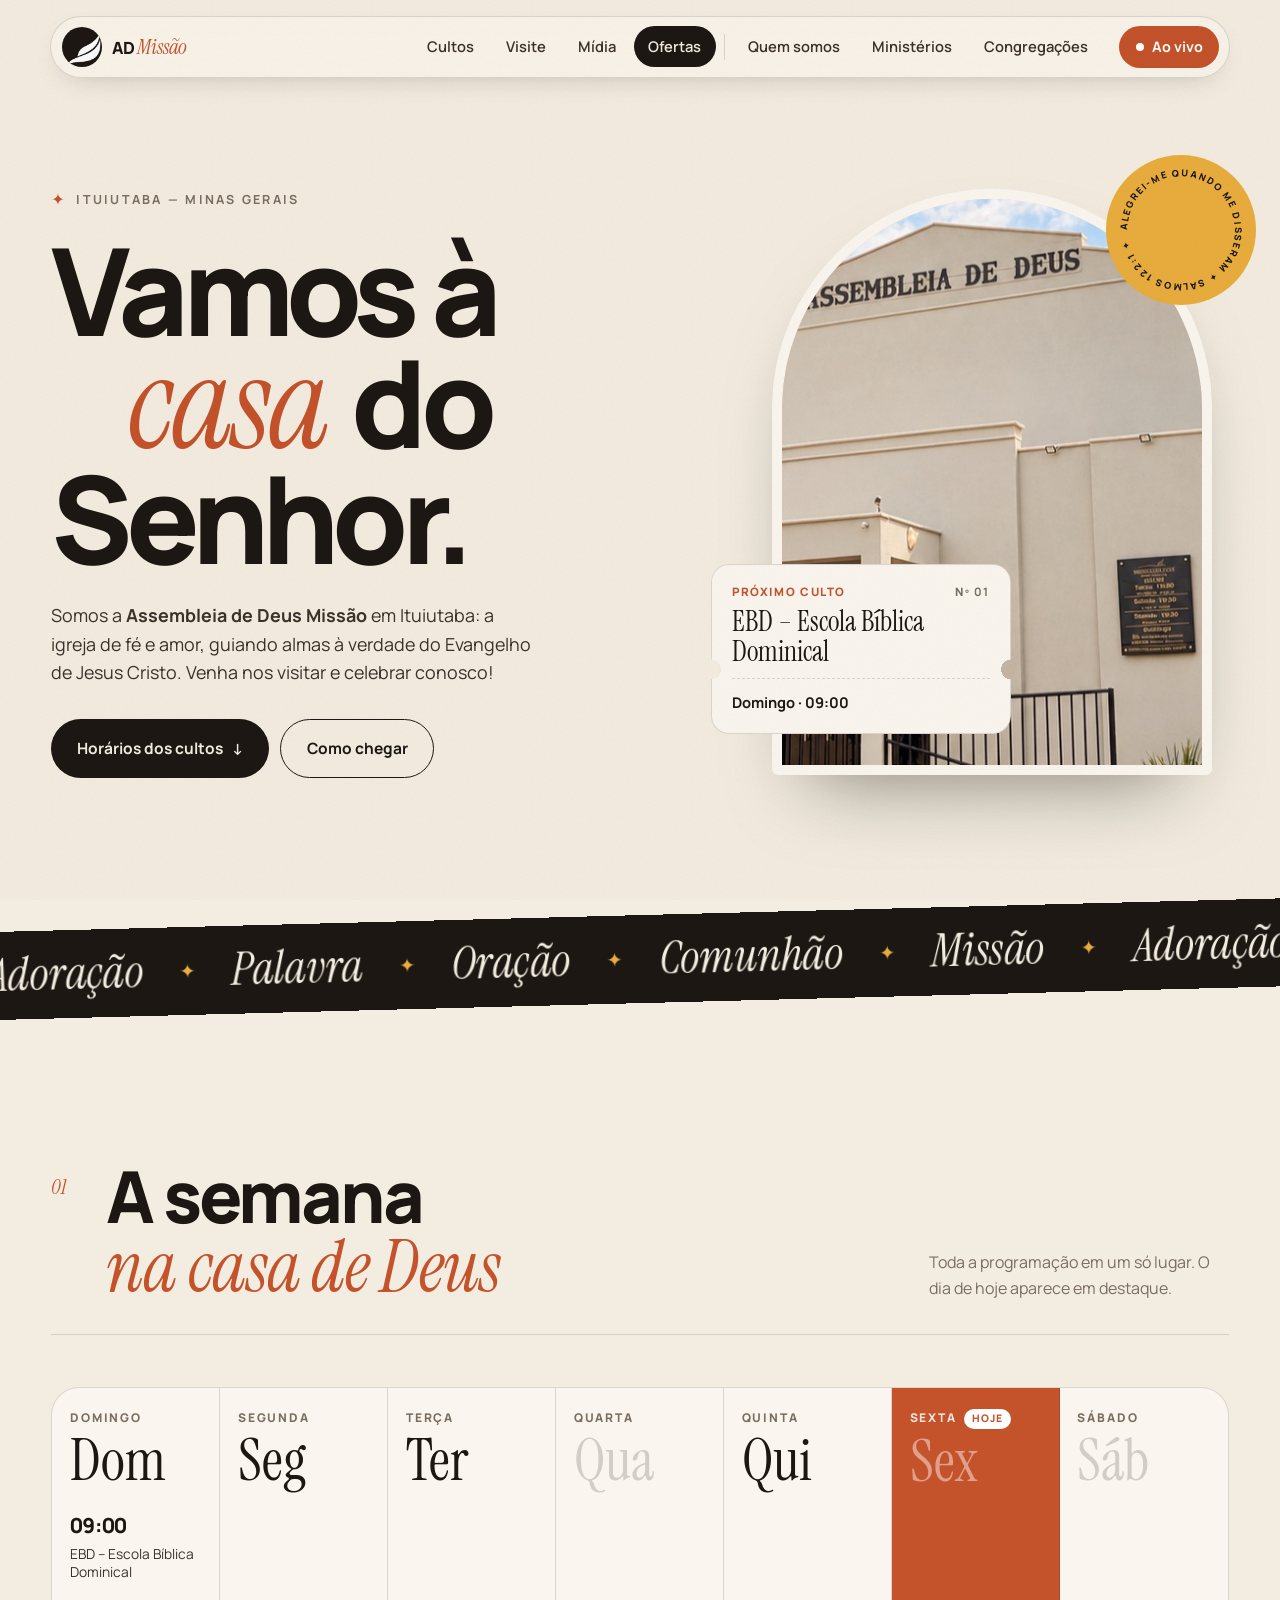
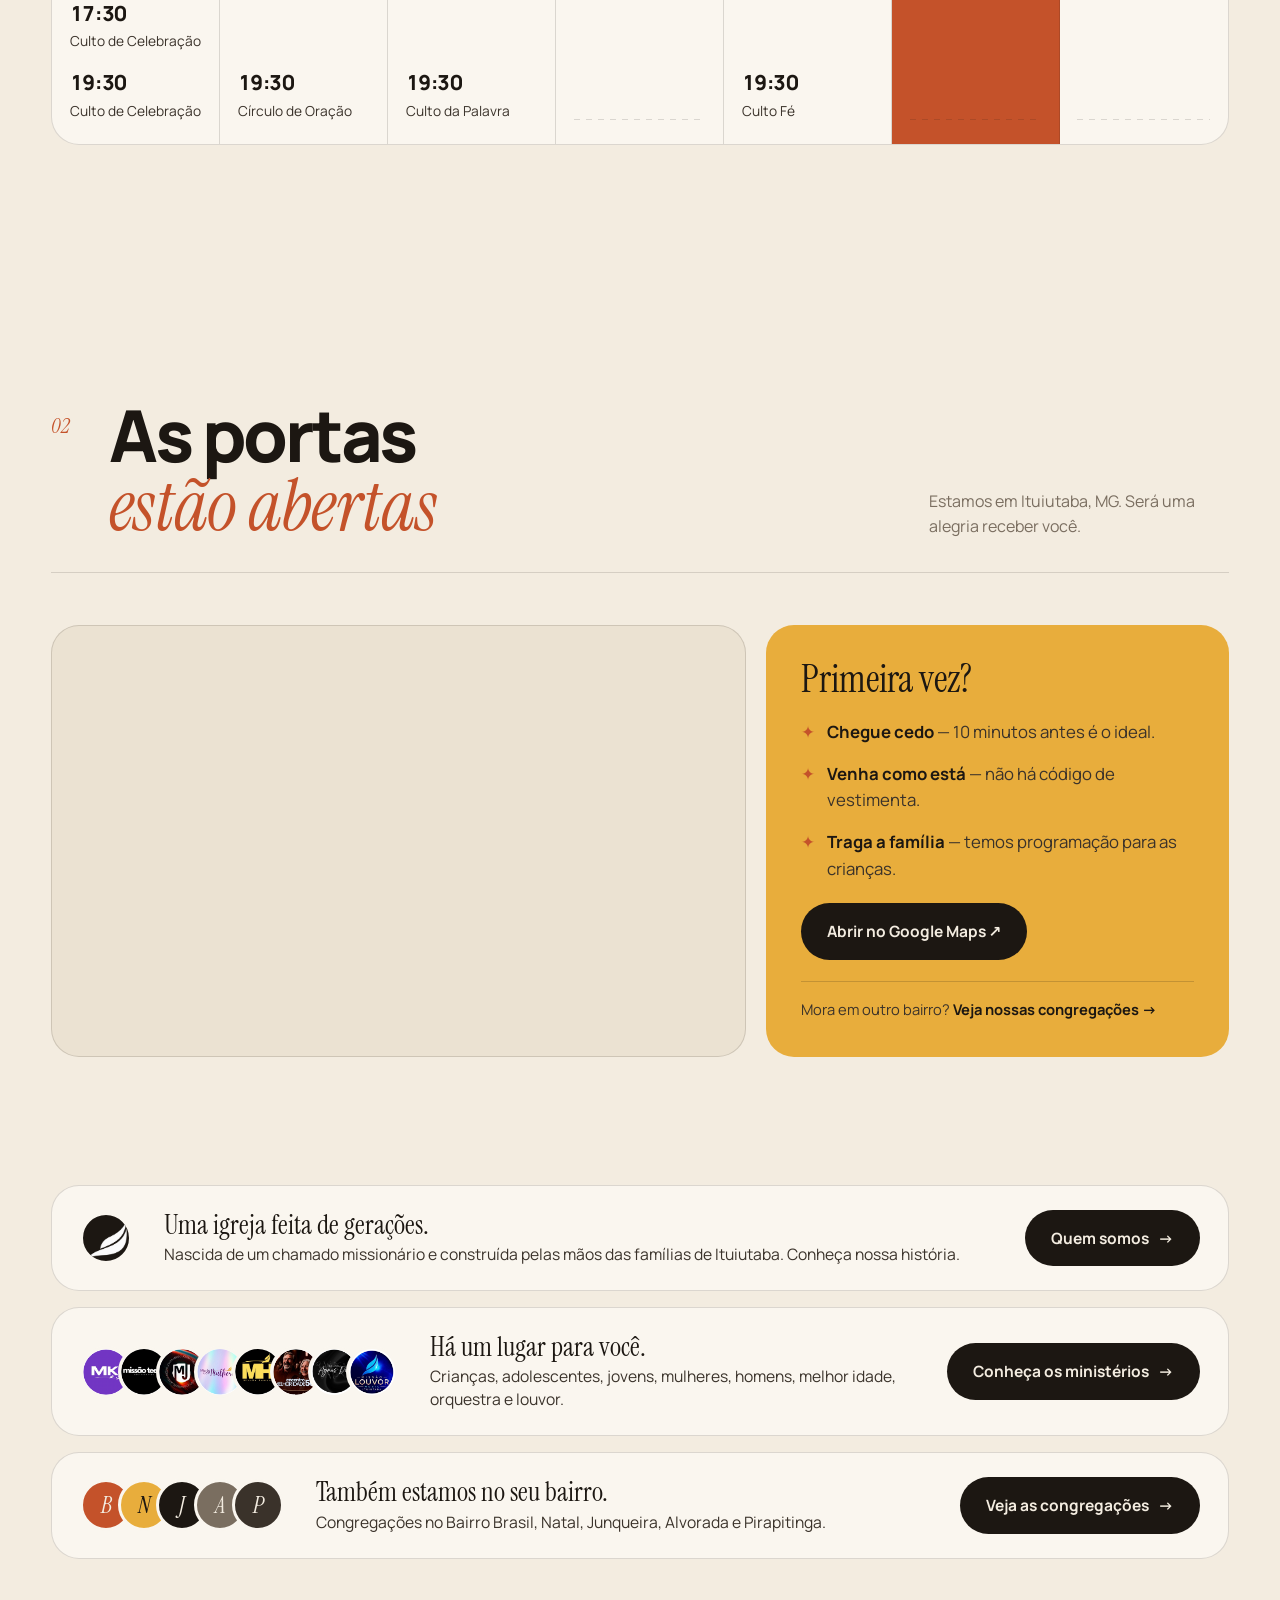
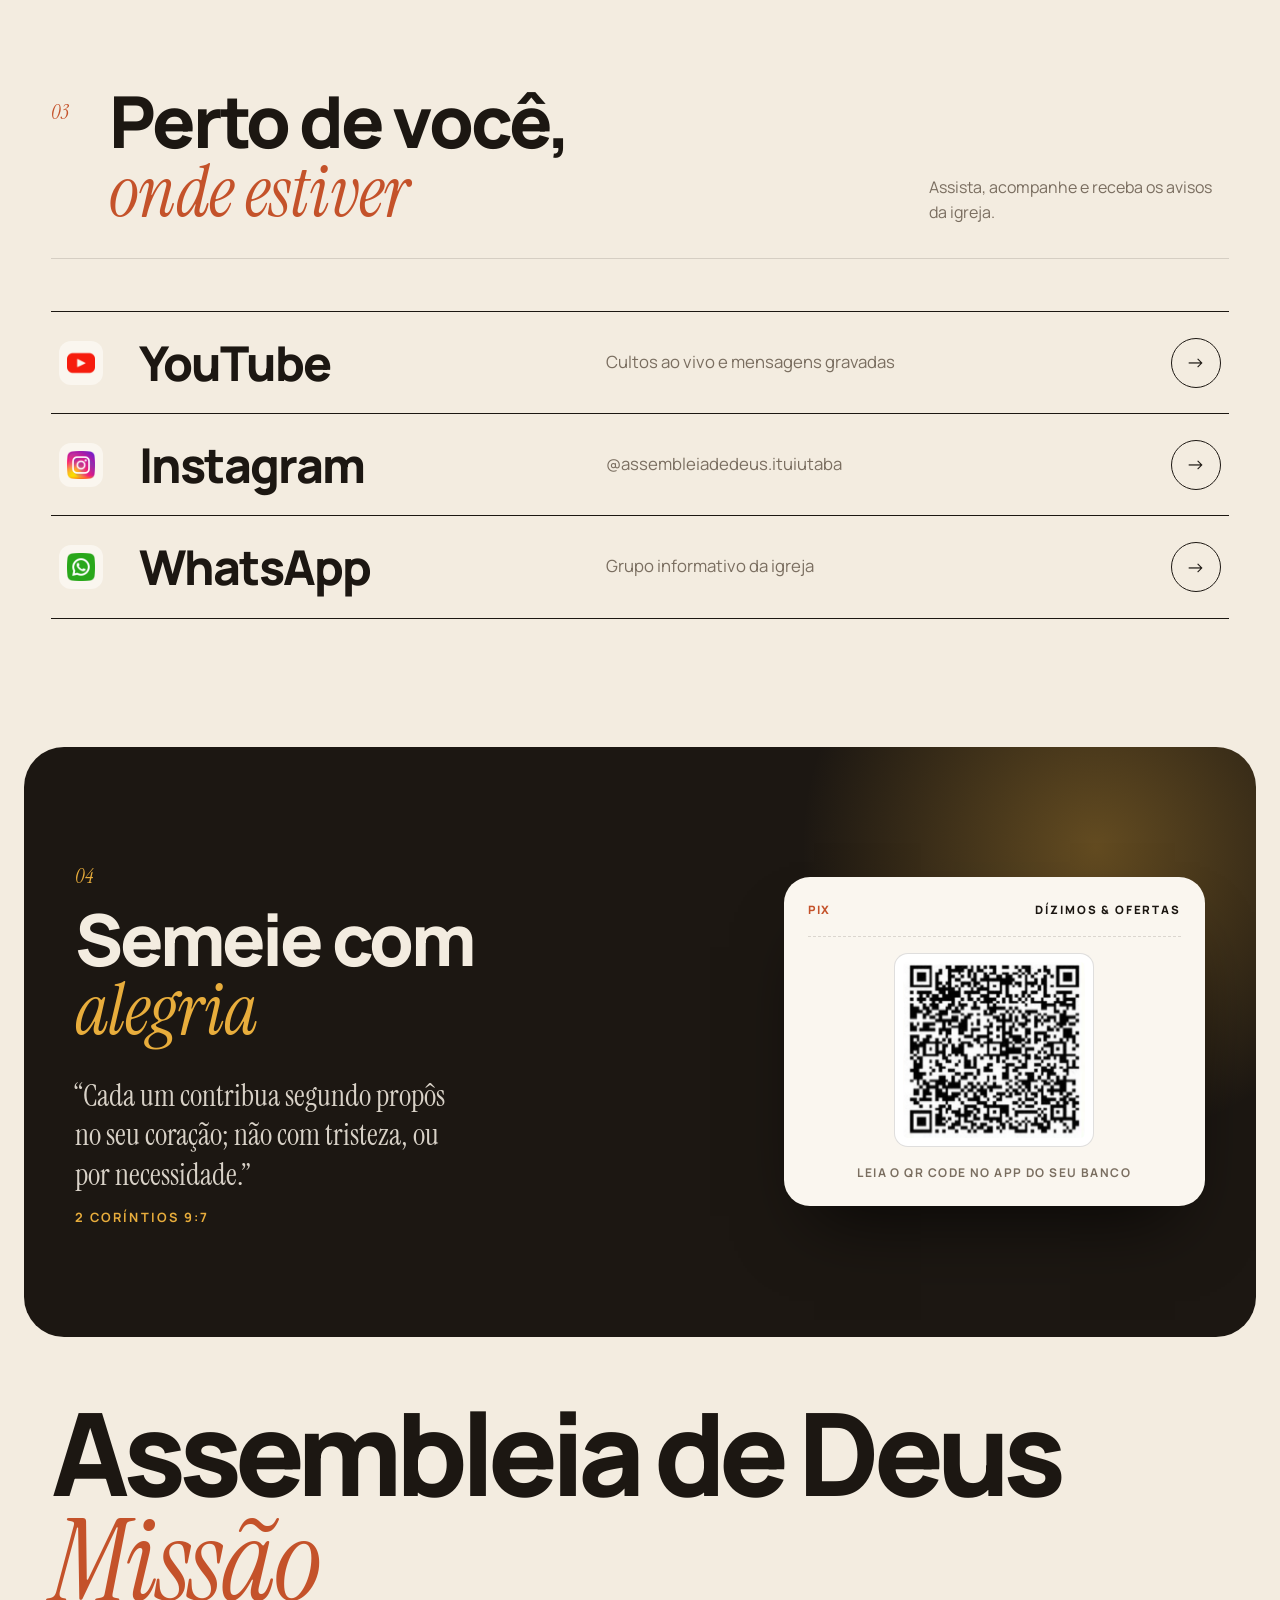
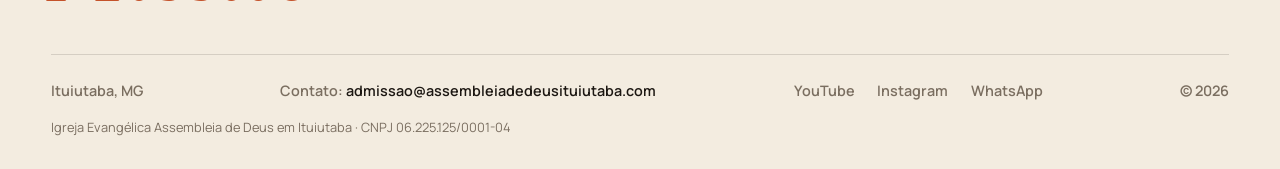
<file: index.html>
<!doctype html>
<html lang="pt-BR">
  <head>
    <meta charset="utf-8" />
    <meta name="viewport" content="width=device-width, initial-scale=1" />
    <title>Assembleia de Deus Missão – Ituiutaba, MG</title>
    <meta name="description" content="Assembleia de Deus Missão em Ituiutaba, MG. Horários dos cultos, como chegar, transmissões ao vivo e contribuições." />
    <meta name="theme-color" content="#f3ece0" />
    <link rel="icon" type="image/png" href="./assets/logo.png" />
    <link rel="preconnect" href="https://fonts.googleapis.com" />
    <link rel="preconnect" href="https://fonts.gstatic.com" crossorigin />
    <link href="https://fonts.googleapis.com/css2?family=Instrument+Serif:ital@0;1&family=Manrope:wght@400;500;600;700;800&display=swap" rel="stylesheet" />
    <link rel="stylesheet" href="style.css" />
    <script>document.documentElement.classList.add("js");</script>
  </head>
  <body class="page-home">
    <div class="grain" aria-hidden="true"></div>

    <!-- ============ Cabeçalho (igual em todas as páginas) ============ -->
    <header id="topo">
      <a class="mark" href="#inicio" aria-label="Início">
        <span class="mark-logo"><img src="./assets/logo.png" alt="" /></span>
        <span class="mark-text">AD <i>Missão</i></span>
      </a>
      <nav id="menu" aria-label="Principal">
        <a href="#cultos">Cultos</a>
        <a href="#visite">Visite</a>
        <a href="#midia">Mídia</a>
        <a href="#ofertas">Ofertas</a>
        <span class="nav-sep" aria-hidden="true"></span>
        <a href="quem-somos">Quem somos</a>
        <a href="ministerios">Ministérios</a>
        <a href="congregacoes">Congregações</a>
      </nav>
      <a class="live" href="https://www.youtube.com/@assembleiadedeus.ituiutaba/live" target="_blank" rel="noopener">
        <span class="live-dot"></span> Ao vivo
      </a>
      <button class="burger" id="menuBtn" aria-expanded="false" aria-controls="menu" aria-label="Abrir menu"><span></span><span></span></button>
    </header>

    <main>
      <!-- ============ Início ============ -->
      <section class="hero" id="inicio">
        <div class="hero-copy">
          <p class="tag"><span>✦</span> Ituiutaba — Minas Gerais</p>
          <h1>
            <span class="l1">Vamos à</span>
            <span class="l2"><em>casa</em> do</span>
            <span class="l3">Senhor.</span>
          </h1>
          <p class="hero-sub">
            Somos a <strong>Assembleia de Deus Missão</strong> em Ituiutaba: a igreja de fé e amor,
            guiando almas à verdade do Evangelho de Jesus Cristo. Venha nos visitar e celebrar conosco!
          </p>
          <div class="hero-cta">
            <a class="pill dark" href="#cultos">Horários dos cultos <span>↓</span></a>
            <a class="pill line" href="#visite">Como chegar</a>
          </div>
        </div>

        <div class="hero-art">
          <div class="arch">
            <img src="./assets/fachada.PNG" alt="Fachada do templo da Assembleia de Deus Missão em Ituiutaba" />
          </div>
          <div class="ticket" aria-live="polite">
            <div class="ticket-top">
              <span id="nextLabel">Próximo culto</span>
              <span class="ticket-no">Nº <b id="nextNo">01</b></span>
            </div>
            <strong id="nextName">Culto de Celebração</strong>
            <div class="ticket-row">
              <span id="nextWhen">Domingo · 17:30</span>
              <span id="nextIn" class="ticket-in"></span>
            </div>
          </div>
          <svg class="orbit" viewBox="0 0 200 200" aria-hidden="true">
            <defs><path id="circ" d="M100,100 m-78,0 a78,78 0 1,1 156,0 a78,78 0 1,1 -156,0" /></defs>
            <text><textPath href="#circ">ALEGREI-ME QUANDO ME DISSERAM ✦ SALMOS 122:1 ✦ </textPath></text>
          </svg>
        </div>
      </section>

      <!-- ============ Faixa ============ -->
      <div class="marquee" aria-hidden="true">
        <div class="marquee-track">
          <span>Adoração</span><i>✦</i><span>Palavra</span><i>✦</i><span>Oração</span><i>✦</i><span>Comunhão</span><i>✦</i><span>Missão</span><i>✦</i>
          <span>Adoração</span><i>✦</i><span>Palavra</span><i>✦</i><span>Oração</span><i>✦</i><span>Comunhão</span><i>✦</i><span>Missão</span><i>✦</i>
        </div>
      </div>

      <!-- ============ Cultos ============ -->
      <section class="sec" id="cultos">
        <div class="sec-head">
          <span class="num">01</span>
          <h2>A semana<br /><em>na casa de Deus</em></h2>
          <p>Toda a programação em um só lugar. O dia de hoje aparece em destaque.</p>
        </div>
        <div class="week" id="board"></div>
      </section>

      <!-- ============ Visite ============ -->
      <section class="sec" id="visite">
        <div class="sec-head">
          <span class="num">02</span>
          <h2>As portas<br /><em>estão abertas</em></h2>
          <p>Estamos em Ituiutaba, MG. Será uma alegria receber você.</p>
        </div>
        <div class="visit">
          <div class="map">
            <iframe
              title="Mapa da Assembleia de Deus Missão em Ituiutaba"
              src="https://www.google.com/maps/embed?pb=!1m18!1m12!1m3!1d3772.7930033933885!2d-49.46996198831055!3d-18.984747009498797!2m3!1f0!2f0!3f0!3m2!1i1024!2i768!4f13.1!3m3!1m2!1s0x94a231c1dc5e3fe1%3A0xe89d07437d5158a1!2sAssembleia%20de%20Deus%20Miss%C3%A3o%20Ituiutaba!5e0!3m2!1spt-BR!2sbr!4v1794620904179!5m2!1spt-BR!2sbr"
              allowfullscreen loading="lazy" referrerpolicy="strict-origin-when-cross-origin"></iframe>
          </div>
          <div class="visit-card">
            <h3>Primeira vez?</h3>
            <ul>
              <li><b>Chegue cedo</b> — 10 minutos antes é o ideal.</li>
              <li><b>Venha como está</b> — não há código de vestimenta.</li>
              <li><b>Traga a família</b> — temos programação para as crianças.</li>
            </ul>
            <a class="pill dark" href="https://www.google.com/maps/search/?api=1&amp;query=Assembleia+de+Deus+Miss%C3%A3o+Ituiutaba" target="_blank" rel="noopener">Abrir no Google Maps ↗</a>
            <a class="cong-link" href="congregacoes">Mora em outro bairro? <b>Veja nossas congregações →</b></a>
          </div>
        </div>
      </section>
      <!-- ============ Chamadas para Quem somos, Ministérios e Congregações ============ -->
      <div class="sec teaser-wrap">
        <a class="teaser" href="quem-somos">
          <span class="faces" aria-hidden="true"><img src="./assets/logo.png" alt="" style="background:var(--ink)" /></span>
          <span class="teaser-text">
            <b>Uma igreja feita de gerações.</b>
            Nascida de um chamado missionário e construída pelas mãos das famílias de Ituiutaba. Conheça nossa história.
          </span>
          <span class="pill dark">Quem somos <span>→</span></span>
        </a>

        <a class="teaser" href="ministerios">
          <span class="faces" aria-hidden="true">
            <img src="./assets/missaokids.png" alt="" /><img src="./assets/missaoteens.png" alt="" /><img src="./assets/missaojovem.png" alt="" /><img src="./assets/missaomulheres.png" alt="" /><img src="./assets/missaohomens.png" alt="" /><img src="./assets/melhoridade.png" alt="" /><img src="./assets/orquestra.png" alt="" /><img src="./assets/louvor.png" alt="" />
          </span>
          <span class="teaser-text">
            <b>Há um lugar para você.</b>
            Crianças, adolescentes, jovens, mulheres, homens, melhor idade, orquestra e louvor.
          </span>
          <span class="pill dark">Conheça os ministérios <span>→</span></span>
        </a>

        <!-- ============ Chamada para Congregações ============ -->
        <a class="teaser" href="congregacoes">
          <span class="pins" aria-hidden="true">
            <span style="--c:#c4522a">B</span><span style="--c:#e8ad3c;--t:#1c1712">N</span><span style="--c:#1c1712">J</span><span style="--c:#7a6e60">A</span><span style="--c:#3a322a">P</span>
          </span>
          <span class="teaser-text">
            <b>Também estamos no seu bairro.</b>
            Congregações no Bairro Brasil, Natal, Junqueira, Alvorada e Pirapitinga.
          </span>
          <span class="pill dark">Veja as congregações <span>→</span></span>
        </a>
      </div>

      <!-- ============ Mídia ============ -->
      <section class="sec" id="midia">
        <div class="sec-head">
          <span class="num">03</span>
          <h2>Perto de você,<br /><em>onde estiver</em></h2>
          <p>Assista, acompanhe e receba os avisos da igreja.</p>
        </div>
        <ul class="index">
          <li>
            <a href="https://www.youtube.com/@assembleiadedeus.ituiutaba" target="_blank" rel="noopener noreferrer">
              <img src="./assets/youtube.png" alt="" />
              <span class="i-name">YouTube</span>
              <span class="i-desc">Cultos ao vivo e mensagens gravadas</span>
              <span class="i-arrow">→</span>
            </a>
          </li>
          <li>
            <a href="https://www.instagram.com/assembleiadedeus.ituiutaba" target="_blank" rel="noopener noreferrer">
              <img src="./assets/instagram.png" alt="" />
              <span class="i-name">Instagram</span>
              <span class="i-desc">@assembleiadedeus.ituiutaba</span>
              <span class="i-arrow">→</span>
            </a>
          </li>
          <li>
            <a href="https://chat.whatsapp.com/AYAnTS1vn7K410V5juhOML?s=sw&amp;p=i&amp;mlu=4&amp;ilr=4&amp;iam=2" target="_blank" rel="noopener noreferrer">
              <img src="./assets/whatsapp.png" alt="" />
              <span class="i-name">WhatsApp</span>
              <span class="i-desc">Grupo informativo da igreja</span>
              <span class="i-arrow">→</span>
            </a>
          </li>
        </ul>
      </section>

      <!-- ============ Ofertas ============ -->
      <section class="give" id="ofertas">
        <div class="give-in">
          <div class="give-copy">
            <span class="num light">04</span>
            <h2>Semeie com<br /><em>alegria</em></h2>
            <blockquote>
              “Cada um contribua segundo propôs no seu coração; não com tristeza, ou por necessidade.”
              <cite>2 Coríntios 9:7</cite>
            </blockquote>
          </div>
          <div class="pixcard">
            <div class="pix-head">
              <span>PIX</span><span>Dízimos &amp; ofertas</span>
            </div>
            <img class="pix-qr" src="./assets/qrcode.png" alt="QR Code para contribuição via PIX" />
            <p class="pix-label">Leia o QR Code no app do seu banco</p>
          </div>
        </div>
      </section>

    </main>

    <footer>
      <p class="big">Assembleia de Deus <em>Missão</em></p>
      <div class="foot-row">
        <span>Ituiutaba, MG</span>
        <span class="foot-contact">Contato: <a href="mailto:admissao@assembleiadedeusituiutaba.com">admissao@assembleiadedeusituiutaba.com</a></span>
        <span class="foot-social">
          <a href="https://www.youtube.com/@assembleiadedeus.ituiutaba" target="_blank" rel="noopener">YouTube</a>
          <a href="https://www.instagram.com/assembleiadedeus.ituiutaba" target="_blank" rel="noopener">Instagram</a>
          <a href="https://chat.whatsapp.com/AYAnTS1vn7K410V5juhOML?s=sw&amp;p=i&amp;mlu=4&amp;ilr=4&amp;iam=2" target="_blank" rel="noopener">WhatsApp</a>
        </span>
        <span>© <span id="year">2026</span></span>
      </div>
      <p class="foot-legal">Igreja Evangélica Assembleia de Deus em Ituiutaba · CNPJ 06.225.125/0001-04</p>
    </footer>

    <script src="script.js"></script>
  </body>
</html>
</file>
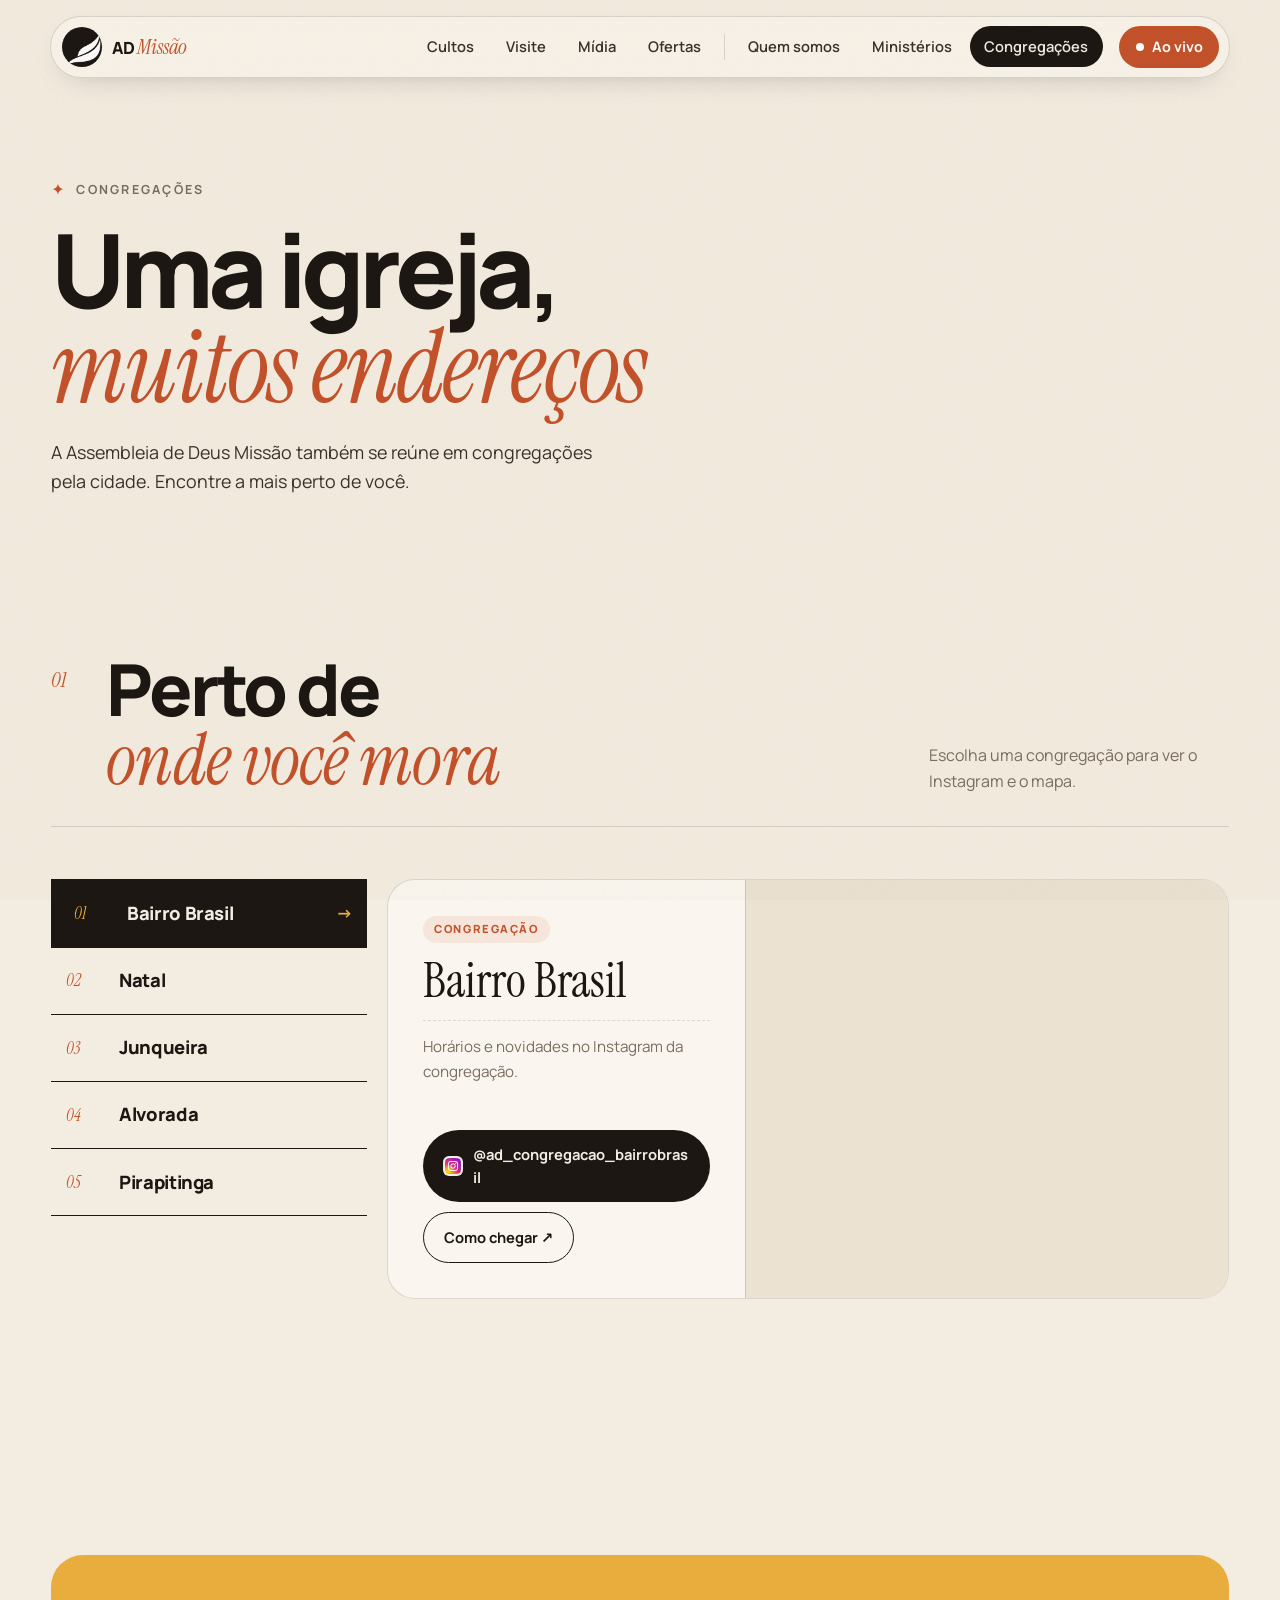
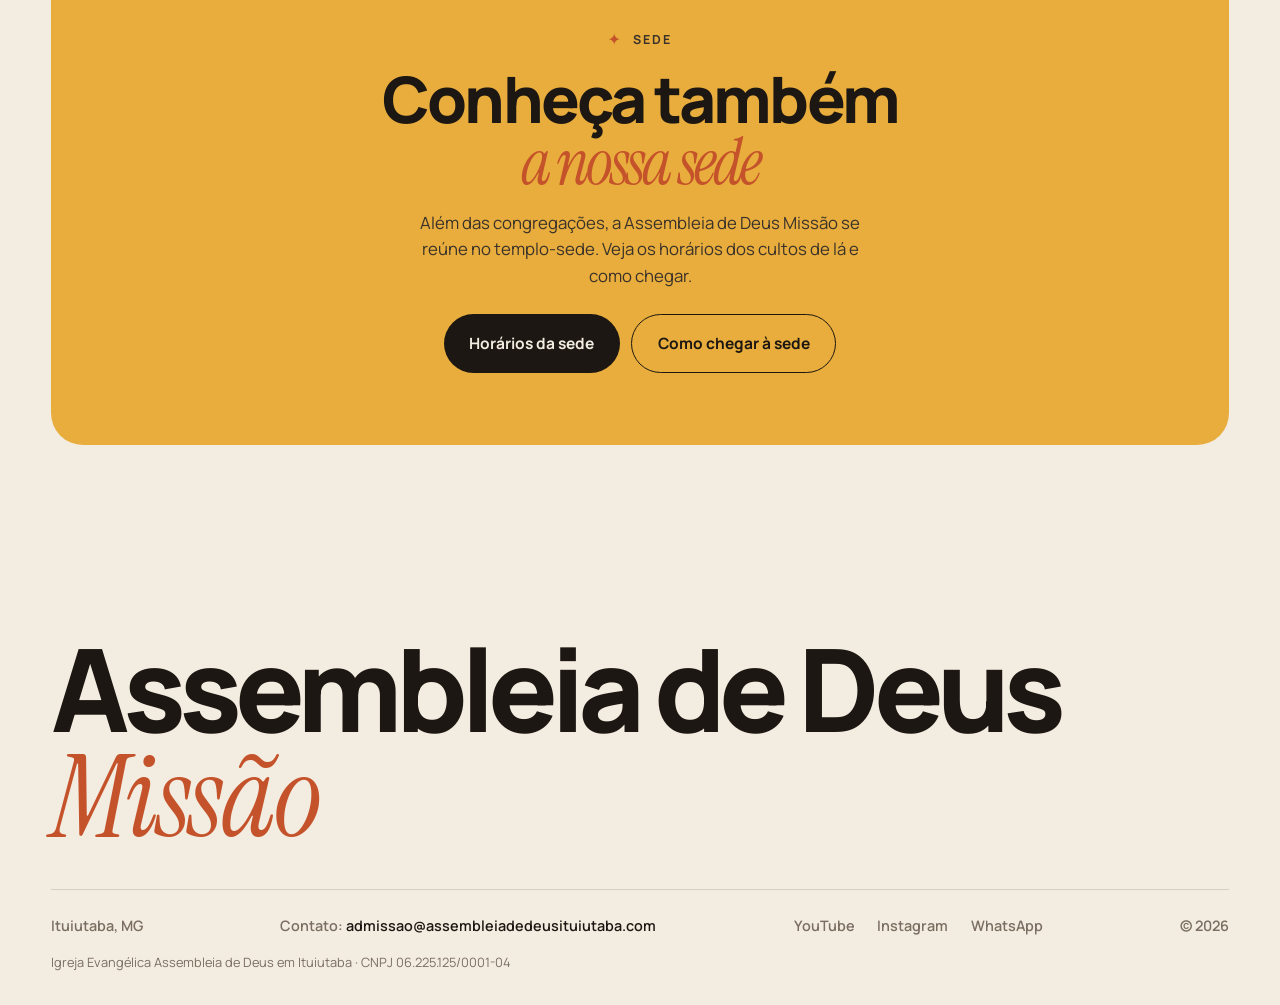
<file: congregacoes.html>
<!doctype html>
<html lang="pt-BR">
  <head>
    <meta charset="utf-8" />
    <meta name="viewport" content="width=device-width, initial-scale=1" />
    <title>Congregações – Assembleia de Deus Missão, Ituiutaba</title>
    <meta name="description" content="Congregações da Assembleia de Deus Missão em Ituiutaba, MG: Bairro Brasil, Natal, Junqueira, Alvorada e Pirapitinga. Instagram e localização de cada uma." />
    <meta name="theme-color" content="#f3ece0" />
    <link rel="icon" type="image/png" href="./assets/logo.png" />
    <link rel="preconnect" href="https://fonts.googleapis.com" />
    <link rel="preconnect" href="https://fonts.gstatic.com" crossorigin />
    <link href="https://fonts.googleapis.com/css2?family=Instrument+Serif:ital@0;1&family=Manrope:wght@400;500;600;700;800&display=swap" rel="stylesheet" />
    <link rel="stylesheet" href="style.css" />
    <script>document.documentElement.classList.add("js");</script>
  </head>
  <body class="page-congregacoes">
    <div class="grain" aria-hidden="true"></div>

    <!-- ============ Cabeçalho (igual em todas as páginas) ============ -->
    <header id="topo">
      <a class="mark" href="./" aria-label="Início">
        <span class="mark-logo"><img src="./assets/logo.png" alt="" /></span>
        <span class="mark-text">AD <i>Missão</i></span>
      </a>
      <nav id="menu" aria-label="Principal">
        <a href="./#cultos">Cultos</a>
        <a href="./#visite">Visite</a>
        <a href="./#midia">Mídia</a>
        <a href="./#ofertas">Ofertas</a>
        <span class="nav-sep" aria-hidden="true"></span>
        <a href="quem-somos">Quem somos</a>
        <a href="ministerios">Ministérios</a>
        <a href="congregacoes" class="active" aria-current="page">Congregações</a>
      </nav>
      <a class="live" href="https://www.youtube.com/@assembleiadedeus.ituiutaba/live" target="_blank" rel="noopener">
        <span class="live-dot"></span> Ao vivo
      </a>
      <button class="burger" id="menuBtn" aria-expanded="false" aria-controls="menu" aria-label="Abrir menu"><span></span><span></span></button>
    </header>

    <main>
      <!-- ============ Topo da página ============ -->
      <section class="page-hero">
        <p class="tag"><span>✦</span> Congregações</p>
        <h1>Uma igreja,<br /><em>muitos endereços</em></h1>
        <p class="hero-sub">A Assembleia de Deus Missão também se reúne em congregações pela cidade. Encontre a mais perto de você.</p>
      </section>

      <!-- ============ Congregações ============ -->
      <!-- O menu e o painel são gerados pelo script.js a partir da lista CONGREGACOES. -->
      <section class="sec" id="lista">
        <div class="sec-head">
          <span class="num">01</span>
          <h2>Perto de<br /><em>onde você mora</em></h2>
          <p>Escolha uma congregação para ver o Instagram e o mapa.</p>
        </div>
        <div class="congs" id="congs"></div>
      </section>
      <!-- ============ Convite para a Sede ============ -->
      <section class="sec">
        <div class="cta-band">
          <p class="tag"><span>✦</span> Sede</p>
          <h2>Conheça também<br /><em>a nossa sede</em></h2>
          <p>Além das congregações, a Assembleia de Deus Missão se reúne no templo-sede. Veja os horários dos cultos de lá e como chegar.</p>
          <div class="hero-cta">
            <a class="pill dark" href="./#cultos">Horários da sede</a>
            <a class="pill line" href="./#visite">Como chegar à sede</a>
          </div>
        </div>
      </section>
    </main>

    <footer>
      <p class="big">Assembleia de Deus <em>Missão</em></p>
      <div class="foot-row">
        <span>Ituiutaba, MG</span>
        <span class="foot-contact">Contato: <a href="mailto:admissao@assembleiadedeusituiutaba.com">admissao@assembleiadedeusituiutaba.com</a></span>
        <span class="foot-social">
          <a href="https://www.youtube.com/@assembleiadedeus.ituiutaba" target="_blank" rel="noopener">YouTube</a>
          <a href="https://www.instagram.com/assembleiadedeus.ituiutaba" target="_blank" rel="noopener">Instagram</a>
          <a href="https://chat.whatsapp.com/AYAnTS1vn7K410V5juhOML?s=sw&amp;p=i&amp;mlu=4&amp;ilr=4&amp;iam=2" target="_blank" rel="noopener">WhatsApp</a>
        </span>
        <span>© <span id="year">2026</span></span>
      </div>
      <p class="foot-legal">Igreja Evangélica Assembleia de Deus em Ituiutaba · CNPJ 06.225.125/0001-04</p>
    </footer>

    <script src="script.js"></script>
  </body>
</html>
</file>
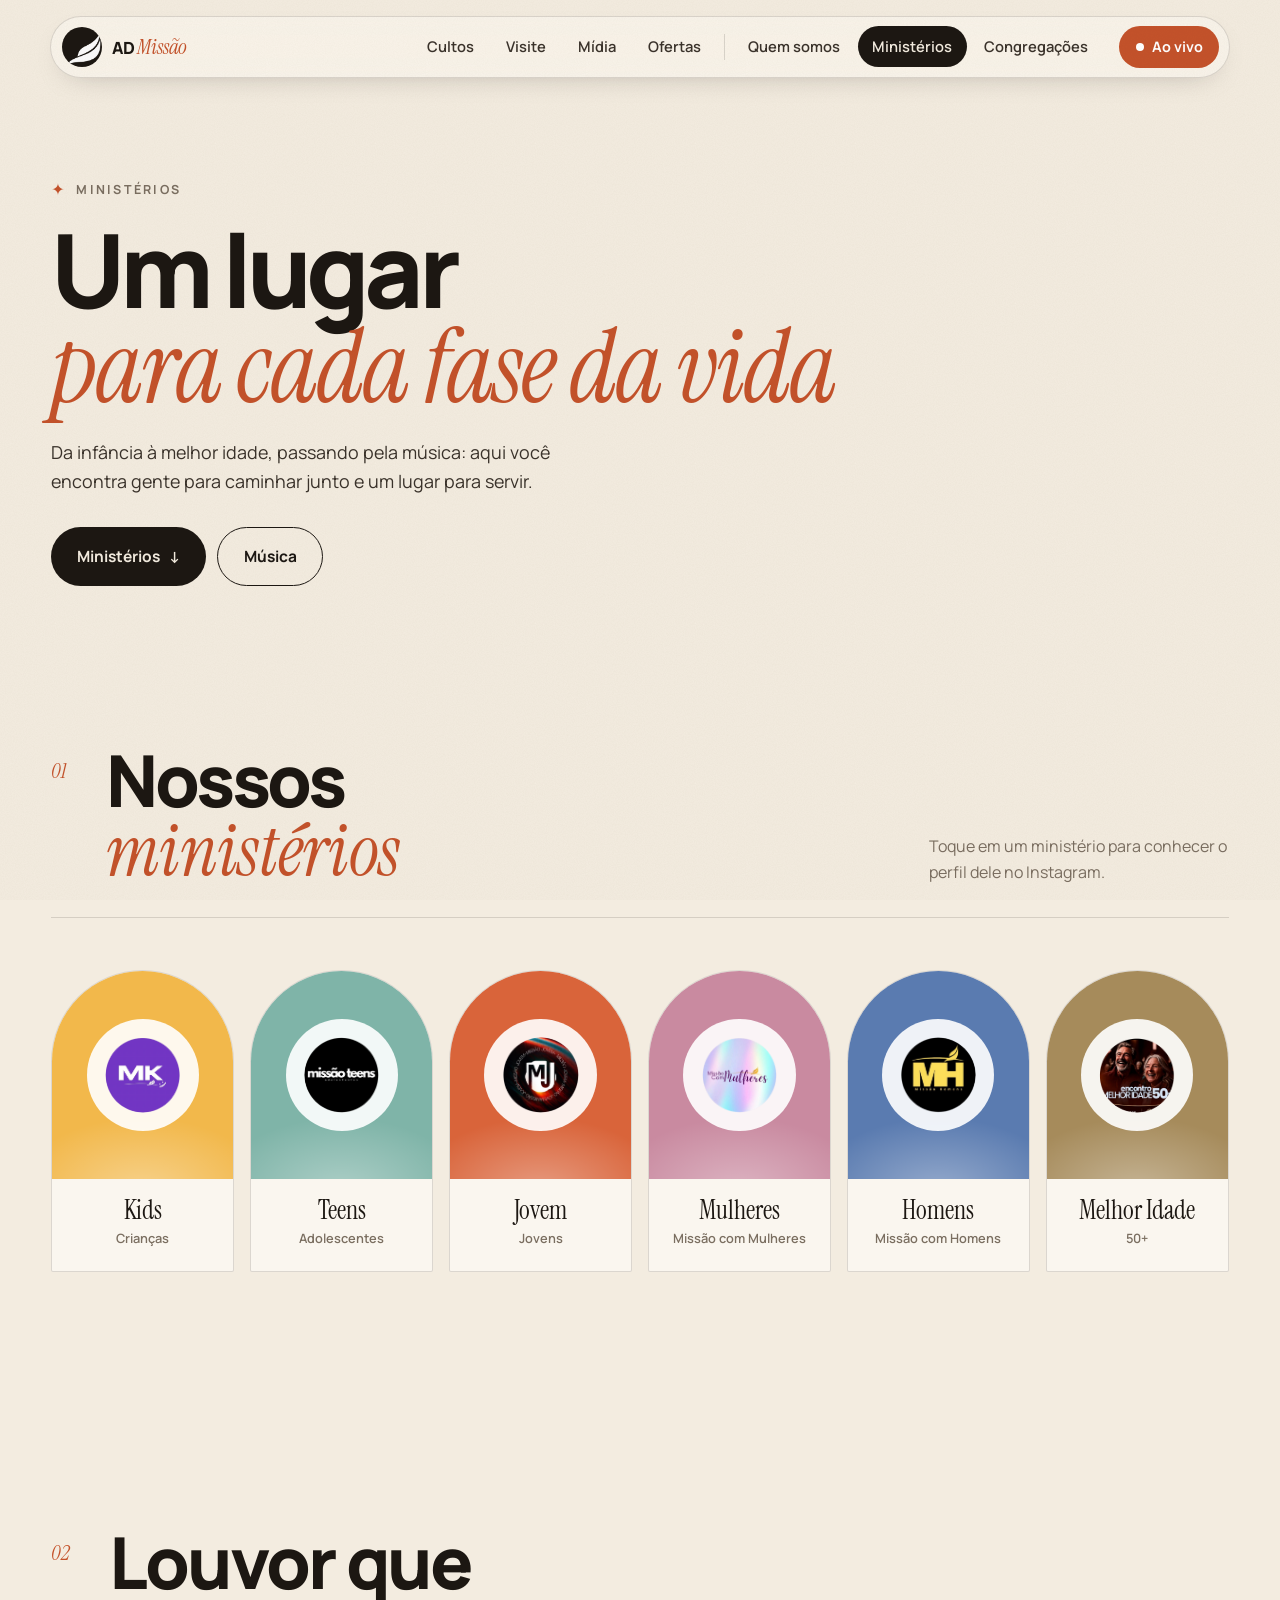
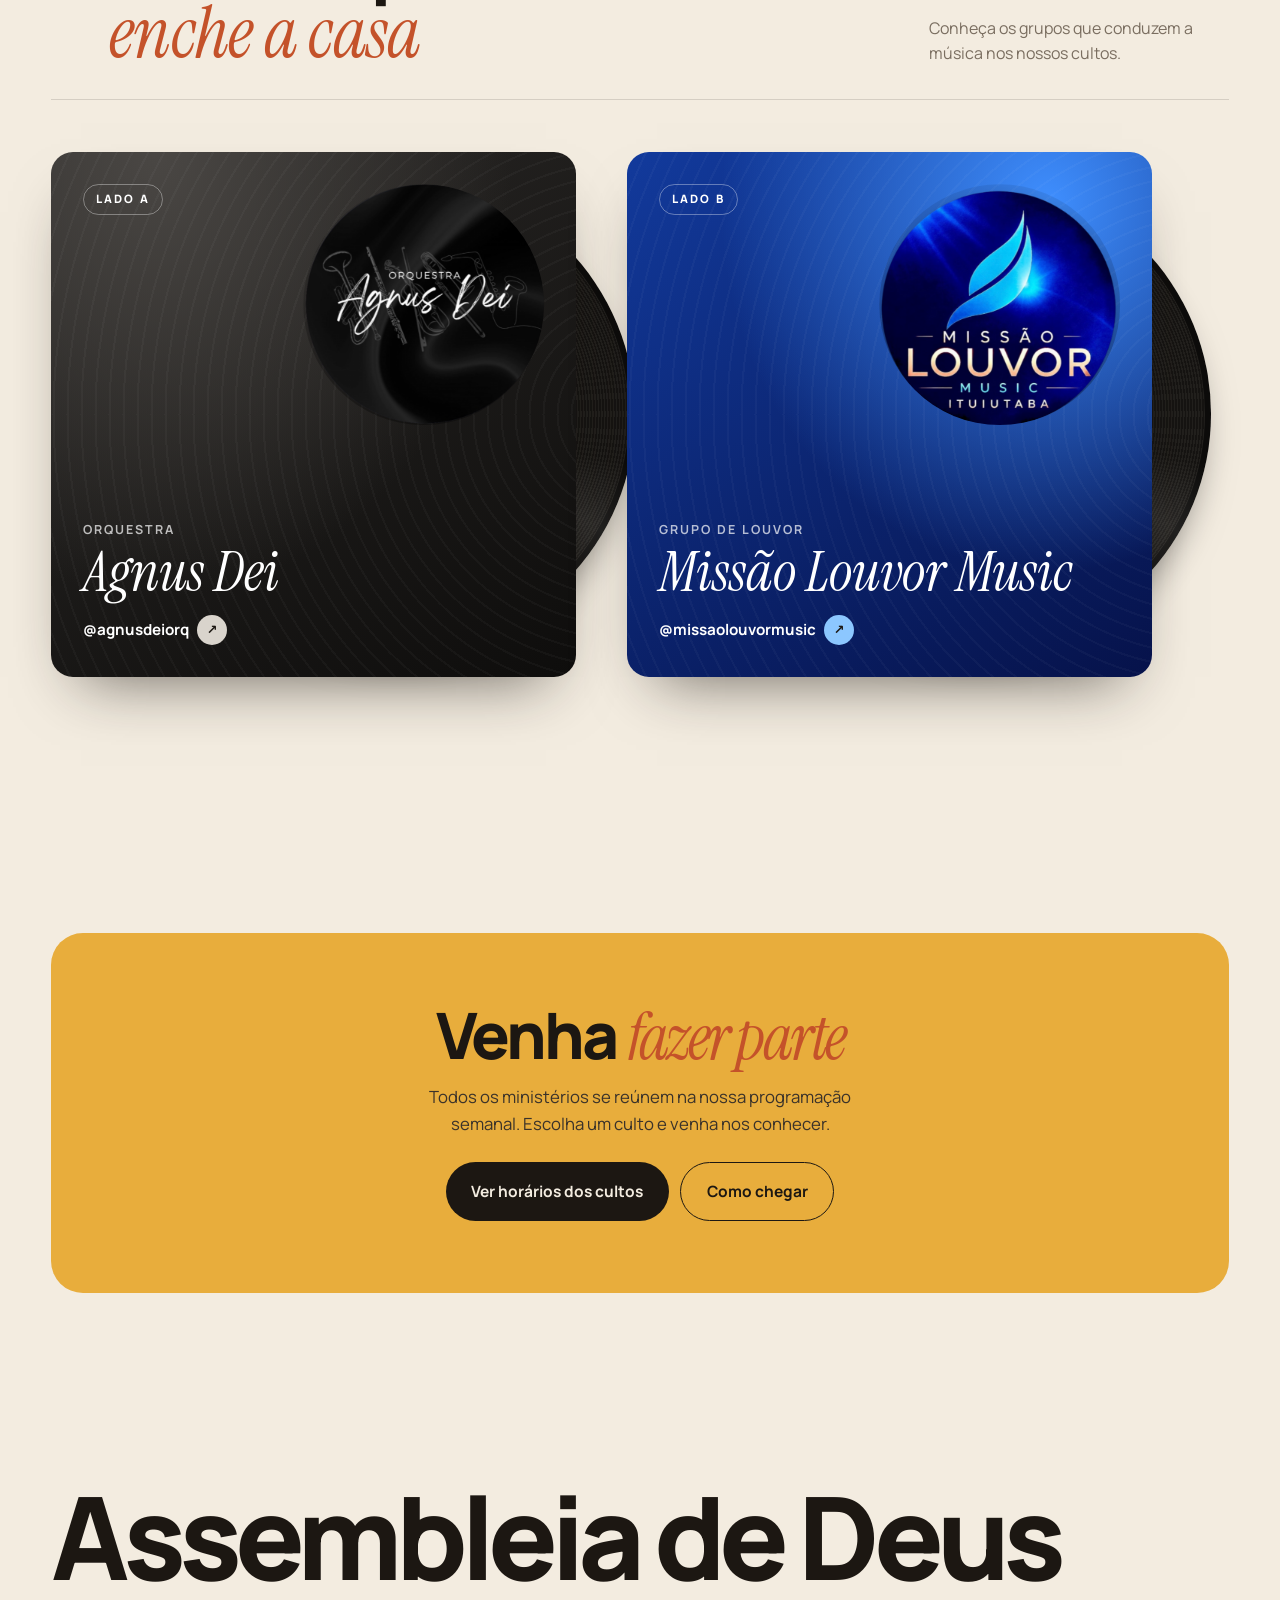
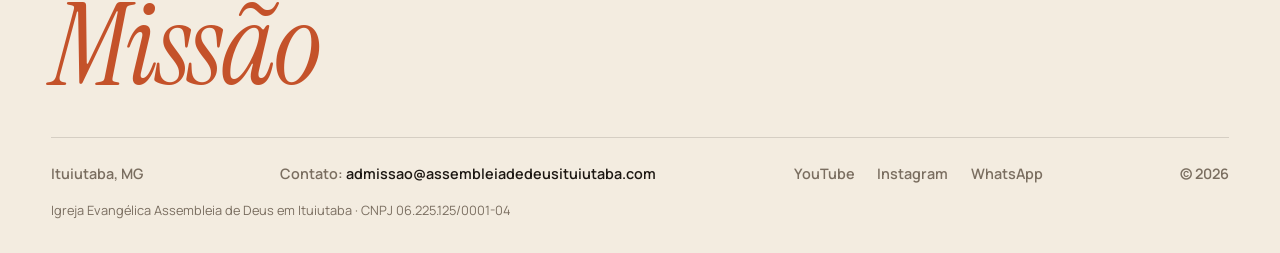
<file: ministerios.html>
<!doctype html>
<html lang="pt-BR">
  <head>
    <meta charset="utf-8" />
    <meta name="viewport" content="width=device-width, initial-scale=1" />
    <title>Ministérios – Assembleia de Deus Missão, Ituiutaba</title>
    <meta name="description" content="Conheça os ministérios da Assembleia de Deus Missão em Ituiutaba: Kids, Teens, Jovem, Mulheres, Homens, Melhor Idade, Orquestra Agnus Dei e Missão Louvor Music." />
    <meta name="theme-color" content="#f3ece0" />
    <link rel="icon" type="image/png" href="./assets/logo.png" />
    <link rel="preconnect" href="https://fonts.googleapis.com" />
    <link rel="preconnect" href="https://fonts.gstatic.com" crossorigin />
    <link href="https://fonts.googleapis.com/css2?family=Instrument+Serif:ital@0;1&family=Manrope:wght@400;500;600;700;800&display=swap" rel="stylesheet" />
    <link rel="stylesheet" href="style.css" />
    <script>document.documentElement.classList.add("js");</script>
  </head>
  <body class="page-ministerios">
    <div class="grain" aria-hidden="true"></div>

    <!-- ============ Cabeçalho (igual em todas as páginas) ============ -->
    <header id="topo">
      <a class="mark" href="./" aria-label="Início">
        <span class="mark-logo"><img src="./assets/logo.png" alt="" /></span>
        <span class="mark-text">AD <i>Missão</i></span>
      </a>
      <nav id="menu" aria-label="Principal">
        <a href="./#cultos">Cultos</a>
        <a href="./#visite">Visite</a>
        <a href="./#midia">Mídia</a>
        <a href="./#ofertas">Ofertas</a>
        <span class="nav-sep" aria-hidden="true"></span>
        <a href="quem-somos">Quem somos</a>
        <a href="ministerios" class="active" aria-current="page">Ministérios</a>
        <a href="congregacoes">Congregações</a>
      </nav>
      <a class="live" href="https://www.youtube.com/@assembleiadedeus.ituiutaba/live" target="_blank" rel="noopener">
        <span class="live-dot"></span> Ao vivo
      </a>
      <button class="burger" id="menuBtn" aria-expanded="false" aria-controls="menu" aria-label="Abrir menu"><span></span><span></span></button>
    </header>

    <main>
      <!-- ============ Topo da página ============ -->
      <section class="page-hero">
        <p class="tag"><span>✦</span> Ministérios</p>
        <h1>Um lugar<br /><em>para cada fase da vida</em></h1>
        <p class="hero-sub">Da infância à melhor idade, passando pela música: aqui você encontra gente para caminhar junto e um lugar para servir.</p>
        <div class="hero-cta">
          <a class="pill dark" href="#ministerios">Ministérios <span>↓</span></a>
          <a class="pill line" href="#musica">Música</a>
        </div>
      </section>

      <!-- ============ Ministérios ============ -->
      <section class="sec" id="ministerios">
        <div class="sec-head">
          <span class="num">01</span>
          <h2>Nossos<br /><em>ministérios</em></h2>
          <p>Toque em um ministério para conhecer o perfil dele no Instagram.</p>
        </div>
        <div class="arches">
          <a class="a-card" href="https://www.instagram.com/missaokids.ad?vrfl=eGk1cWdsNHRvcDcw" target="_blank" rel="noopener noreferrer" style="--c:#f2b84b">
            <div class="a-top"><img src="./assets/missaokids.png" alt="" /></div>
            <h3>Kids</h3><p>Crianças</p><span class="a-go">↗</span>
          </a>
          <a class="a-card" href="https://www.instagram.com/missaoteensunaadi?cplk=MWp0dDIyczhjYTd5Mw==" target="_blank" rel="noopener noreferrer" style="--c:#7fb4a8">
            <div class="a-top"><img src="./assets/missaoteens.png" alt="" /></div>
            <h3>Teens</h3><p>Adolescentes</p><span class="a-go">↗</span>
          </a>
          <a class="a-card" href="https://www.instagram.com/missaojovem.ituiutaba?psln=MWExNXQxNno0enQ1Zw==" target="_blank" rel="noopener noreferrer" style="--c:#d9643a">
            <div class="a-top"><img src="./assets/missaojovem.png" alt="" /></div>
            <h3>Jovem</h3><p>Jovens</p><span class="a-go">↗</span>
          </a>
          <a class="a-card" href="https://www.instagram.com/missaomulheres_itba?srtk=MWVmNzV0N2hwcmlmdQ==" target="_blank" rel="noopener noreferrer" style="--c:#c98aa0">
            <div class="a-top"><img src="./assets/missaomulheres.png" alt="" /></div>
            <h3>Mulheres</h3><p>Missão com Mulheres</p><span class="a-go">↗</span>
          </a>
          <a class="a-card" href="https://www.instagram.com/admissaohomens_?rpxt=MXFycWszNjFjbjZxNQ==" target="_blank" rel="noopener noreferrer" style="--c:#5a7bb0">
            <div class="a-top"><img src="./assets/missaohomens.png" alt="" /></div>
            <h3>Homens</h3><p>Missão com Homens</p><span class="a-go">↗</span>
          </a>
          <a class="a-card" href="https://chat.whatsapp.com/IuKUyz18YI0CE3w1FHFMoN?mode=gi_t" target="_blank" rel="noopener noreferrer" style="--c:#a68b5b">
            <div class="a-top"><img src="./assets/melhoridade.png" alt="" /></div>
            <h3>Melhor Idade</h3><p>50+</p><span class="a-go">↗</span>
          </a>
        </div>
      </section>

      <!-- ============ Música ============ -->
      <section class="sec" id="musica">
        <div class="sec-head">
          <span class="num">02</span>
          <h2>Louvor que<br /><em>enche a casa</em></h2>
          <p>Conheça os grupos que conduzem a música nos nossos cultos.</p>
        </div>
        <div class="records">
          <a class="record orq" href="https://www.instagram.com/agnusdeiorq/" target="_blank" rel="noopener noreferrer">
            <div class="sleeve">
              <span class="side">Lado A</span>
              <img class="cover-logo" src="./assets/orquestra.png" alt="" />
              <div class="sleeve-text">
                <p class="r-kind">Orquestra</p>
                <h3>Agnus Dei</h3>
                <span class="r-handle">@agnusdeiorq <b>↗</b></span>
              </div>
            </div>
            <div class="vinyl" aria-hidden="true">
              <div class="label"><img src="./assets/orquestra.png" alt="" /></div>
            </div>
          </a>
          <a class="record louv" href="https://www.instagram.com/missaolouvormusic/" target="_blank" rel="noopener noreferrer">
            <div class="sleeve">
              <span class="side">Lado B</span>
              <img class="cover-logo" src="./assets/louvor.png" alt="" />
              <div class="sleeve-text">
                <p class="r-kind">Grupo de louvor</p>
                <h3>Missão Louvor Music</h3>
                <span class="r-handle">@missaolouvormusic <b>↗</b></span>
              </div>
            </div>
            <div class="vinyl" aria-hidden="true">
              <div class="label"><img src="./assets/louvor.png" alt="" /></div>
            </div>
          </a>
        </div>
      </section>

      <!-- ============ Convite ============ -->
      <section class="sec">
        <div class="cta-band">
          <h2>Venha <em>fazer parte</em></h2>
          <p>Todos os ministérios se reúnem na nossa programação semanal. Escolha um culto e venha nos conhecer.</p>
          <div class="hero-cta">
            <a class="pill dark" href="./#cultos">Ver horários dos cultos</a>
            <a class="pill line" href="./#visite">Como chegar</a>
          </div>
        </div>
      </section>
    </main>

    <footer>
      <p class="big">Assembleia de Deus <em>Missão</em></p>
      <div class="foot-row">
        <span>Ituiutaba, MG</span>
        <span class="foot-contact">Contato: <a href="mailto:admissao@assembleiadedeusituiutaba.com">admissao@assembleiadedeusituiutaba.com</a></span>
        <span class="foot-social">
          <a href="https://www.youtube.com/@assembleiadedeus.ituiutaba" target="_blank" rel="noopener">YouTube</a>
          <a href="https://www.instagram.com/assembleiadedeus.ituiutaba" target="_blank" rel="noopener">Instagram</a>
          <a href="https://chat.whatsapp.com/AYAnTS1vn7K410V5juhOML?s=sw&amp;p=i&amp;mlu=4&amp;ilr=4&amp;iam=2" target="_blank" rel="noopener">WhatsApp</a>
        </span>
        <span>© <span id="year">2026</span></span>
      </div>
      <p class="foot-legal">Igreja Evangélica Assembleia de Deus em Ituiutaba · CNPJ 06.225.125/0001-04</p>
    </footer>

    <script src="script.js"></script>
  </body>
</html>
</file>
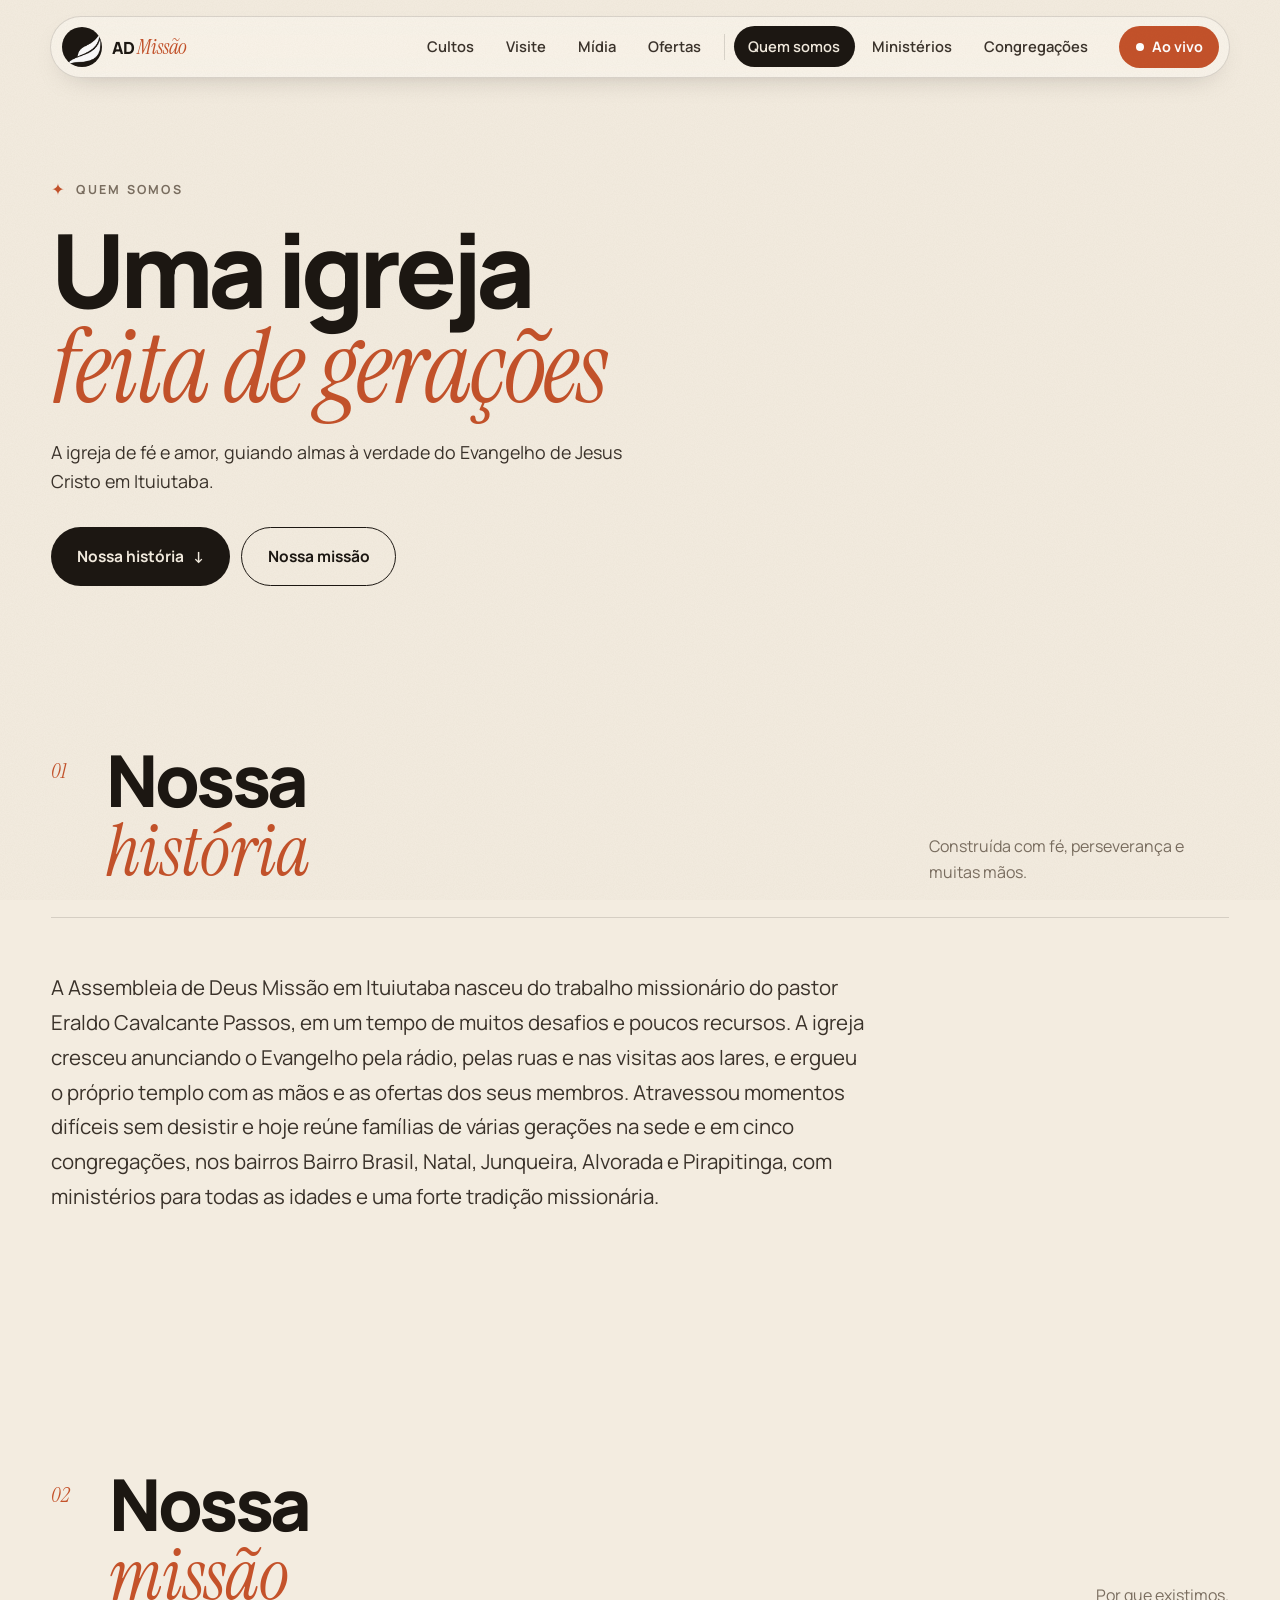
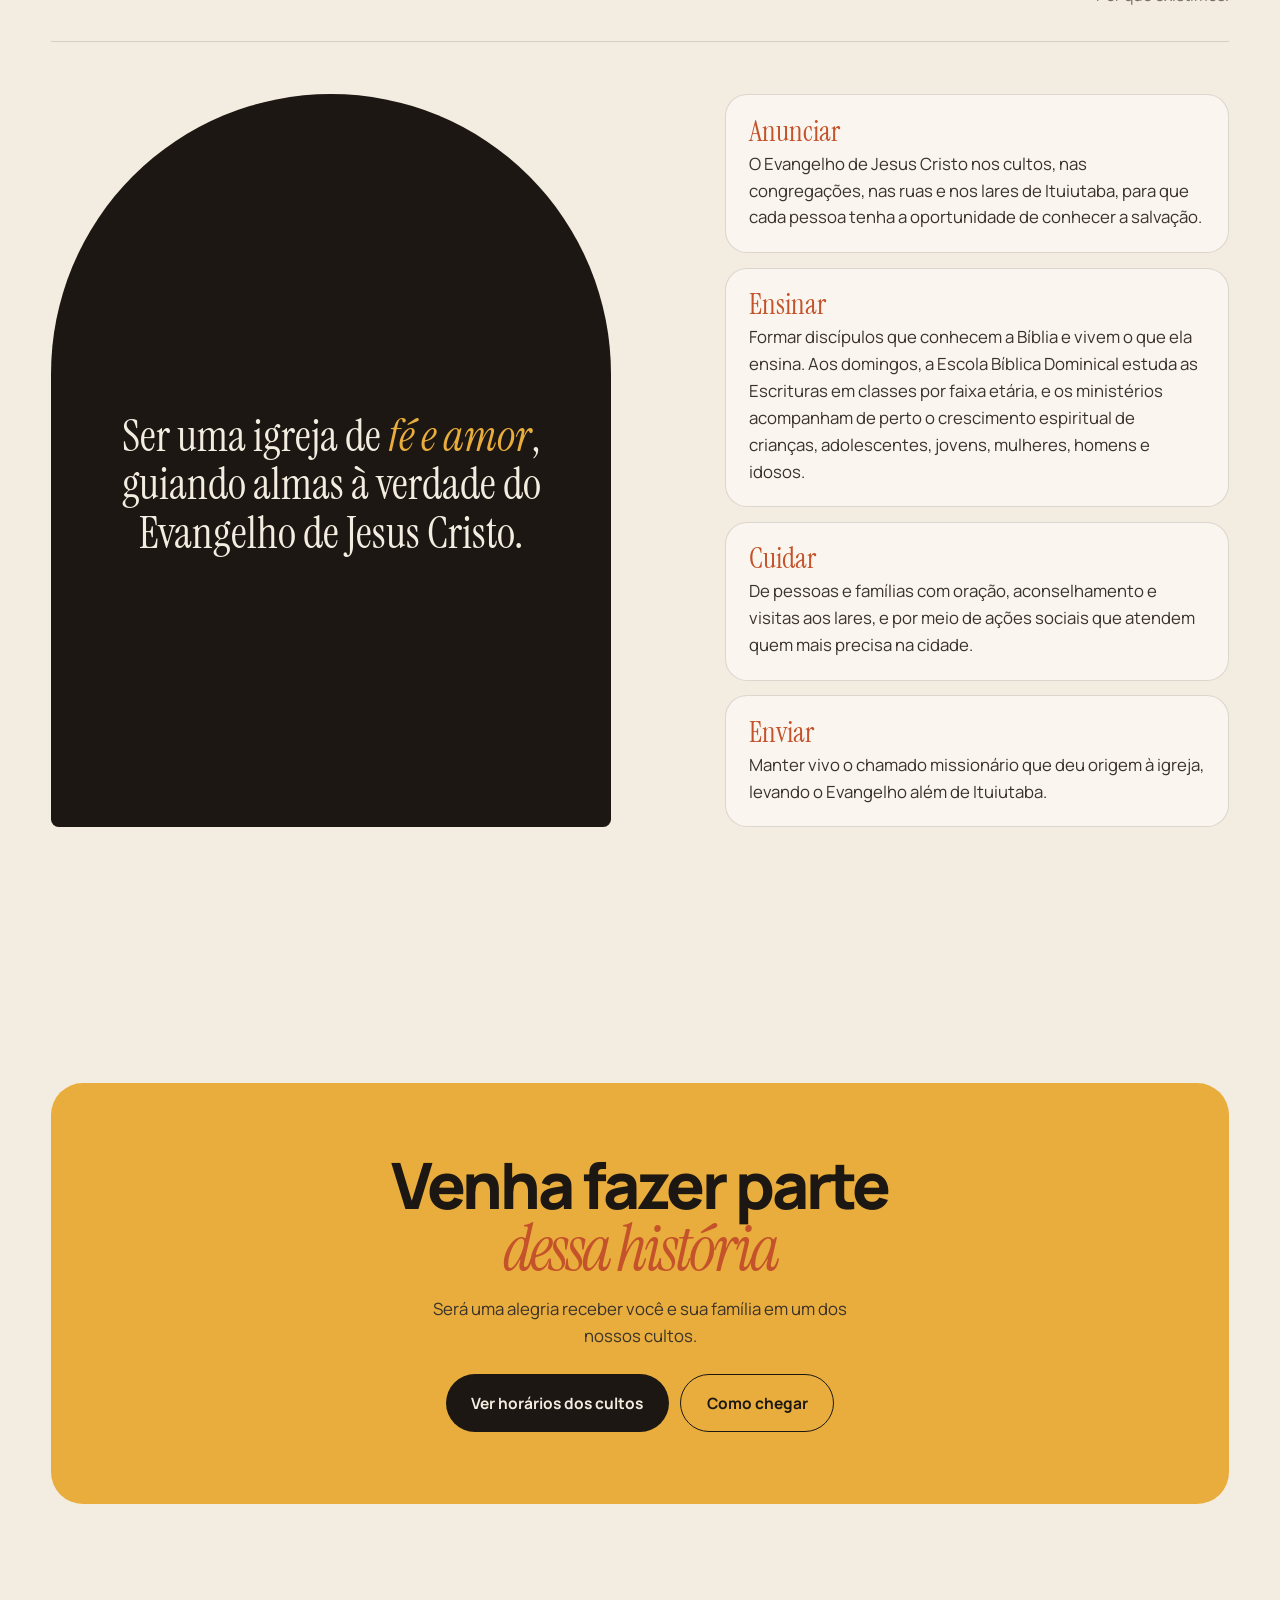
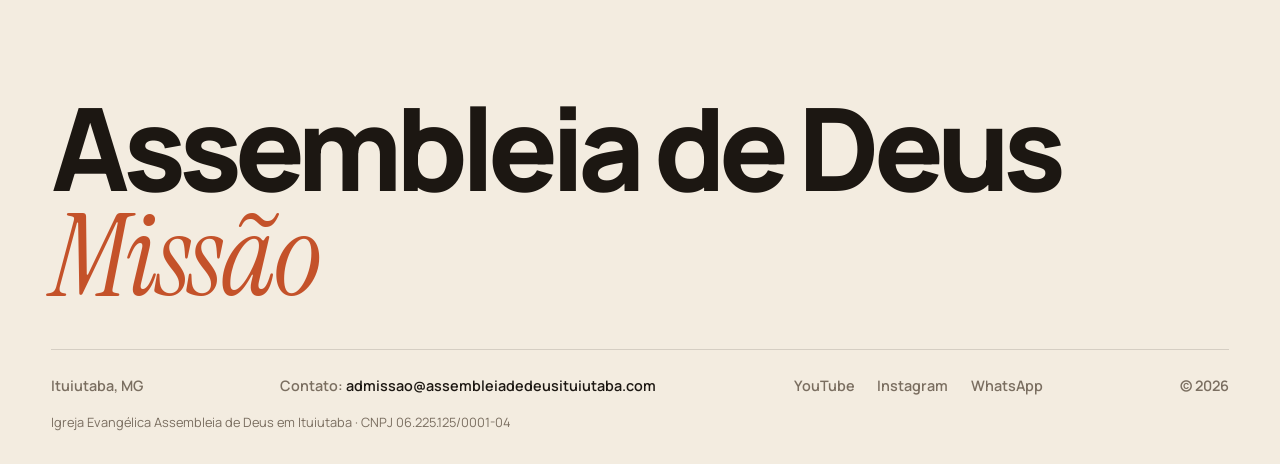
<file: quem-somos.html>
<!doctype html>
<html lang="pt-BR">
  <head>
    <meta charset="utf-8" />
    <meta name="viewport" content="width=device-width, initial-scale=1" />
    <title>Quem somos – Assembleia de Deus Missão, Ituiutaba</title>
    <meta name="description" content="Assembleia de Deus Missão em Ituiutaba, MG: a igreja de fé e amor, guiando almas à verdade do Evangelho de Jesus Cristo. Conheça nossa história e nossa missão." />
    <meta name="theme-color" content="#f3ece0" />
    <link rel="icon" type="image/png" href="./assets/logo.png" />
    <link rel="preconnect" href="https://fonts.googleapis.com" />
    <link rel="preconnect" href="https://fonts.gstatic.com" crossorigin />
    <link href="https://fonts.googleapis.com/css2?family=Instrument+Serif:ital@0;1&family=Manrope:wght@400;500;600;700;800&display=swap" rel="stylesheet" />
    <link rel="stylesheet" href="style.css" />
    <script>document.documentElement.classList.add("js");</script>
  </head>
  <body class="page-quem-somos">
    <div class="grain" aria-hidden="true"></div>

    <!-- ============ Cabeçalho (igual em todas as páginas) ============ -->
    <header id="topo">
      <a class="mark" href="./" aria-label="Início">
        <span class="mark-logo"><img src="./assets/logo.png" alt="" /></span>
        <span class="mark-text">AD <i>Missão</i></span>
      </a>
      <nav id="menu" aria-label="Principal">
        <a href="./#cultos">Cultos</a>
        <a href="./#visite">Visite</a>
        <a href="./#midia">Mídia</a>
        <a href="./#ofertas">Ofertas</a>
        <span class="nav-sep" aria-hidden="true"></span>
        <a href="quem-somos" class="active" aria-current="page">Quem somos</a>
        <a href="ministerios">Ministérios</a>
        <a href="congregacoes">Congregações</a>
      </nav>
      <a class="live" href="https://www.youtube.com/@assembleiadedeus.ituiutaba/live" target="_blank" rel="noopener">
        <span class="live-dot"></span> Ao vivo
      </a>
      <button class="burger" id="menuBtn" aria-expanded="false" aria-controls="menu" aria-label="Abrir menu"><span></span><span></span></button>
    </header>

    <main>
      <!-- ============ Topo da página ============ -->
      <section class="page-hero">
        <p class="tag"><span>✦</span> Quem somos</p>
        <h1>Uma igreja<br /><em>feita de gerações</em></h1>
        <p class="hero-sub">A igreja de fé e amor, guiando almas à verdade do Evangelho de Jesus Cristo em Ituiutaba.</p>
        <div class="hero-cta">
          <a class="pill dark" href="#historia">Nossa história <span>↓</span></a>
          <a class="pill line" href="#missao">Nossa missão</a>
        </div>
      </section>

      <!-- ============ História ============ -->
      <section class="sec" id="historia">
        <div class="sec-head">
          <span class="num">01</span>
          <h2>Nossa<br /><em>história</em></h2>
          <p>Construída com fé, perseverança e muitas mãos.</p>
        </div>
        <p class="qs-story">A Assembleia de Deus Missão em Ituiutaba nasceu do trabalho missionário do pastor Eraldo Cavalcante Passos, em um tempo de muitos desafios e poucos recursos. A igreja cresceu anunciando o Evangelho pela rádio, pelas ruas e nas visitas aos lares, e ergueu o próprio templo com as mãos e as ofertas dos seus membros. Atravessou momentos difíceis sem desistir e hoje reúne famílias de várias gerações na sede e em cinco congregações, nos bairros Bairro Brasil, Natal, Junqueira, Alvorada e Pirapitinga, com ministérios para todas as idades e uma forte tradição missionária.</p>
      </section>

      <!-- ============ Missão ============ -->
      <section class="sec" id="missao">
        <div class="sec-head">
          <span class="num">02</span>
          <h2>Nossa<br /><em>missão</em></h2>
          <p>Por que existimos.</p>
        </div>
        <div class="qs-mission">
          <blockquote class="qs-quote">
            <p>Ser uma igreja de <em>fé e amor</em>, guiando almas à verdade do Evangelho de Jesus Cristo.</p>
          </blockquote>
          <ul class="qs-pillars">
            <li><b>Anunciar</b> O Evangelho de Jesus Cristo nos cultos, nas congregações, nas ruas e nos lares de Ituiutaba, para que cada pessoa tenha a oportunidade de conhecer a salvação.</li>
            <li><b>Ensinar</b> Formar discípulos que conhecem a Bíblia e vivem o que ela ensina. Aos domingos, a Escola Bíblica Dominical estuda as Escrituras em classes por faixa etária, e os ministérios acompanham de perto o crescimento espiritual de crianças, adolescentes, jovens, mulheres, homens e idosos.</li>
            <li><b>Cuidar</b> De pessoas e famílias com oração, aconselhamento e visitas aos lares, e por meio de ações sociais que atendem quem mais precisa na cidade.</li>
            <li><b>Enviar</b> Manter vivo o chamado missionário que deu origem à igreja, levando o Evangelho além de Ituiutaba.</li>
          </ul>
        </div>
      </section>

      <!-- ============ Convite ============ -->
      <section class="sec">
        <div class="cta-band">
          <h2>Venha fazer parte<br /><em>dessa história</em></h2>
          <p>Será uma alegria receber você e sua família em um dos nossos cultos.</p>
          <div class="hero-cta">
            <a class="pill dark" href="./#cultos">Ver horários dos cultos</a>
            <a class="pill line" href="./#visite">Como chegar</a>
          </div>
        </div>
      </section>
    </main>

    <footer>
      <p class="big">Assembleia de Deus <em>Missão</em></p>
      <div class="foot-row">
        <span>Ituiutaba, MG</span>
        <span class="foot-contact">Contato: <a href="mailto:admissao@assembleiadedeusituiutaba.com">admissao@assembleiadedeusituiutaba.com</a></span>
        <span class="foot-social">
          <a href="https://www.youtube.com/@assembleiadedeus.ituiutaba" target="_blank" rel="noopener">YouTube</a>
          <a href="https://www.instagram.com/assembleiadedeus.ituiutaba" target="_blank" rel="noopener">Instagram</a>
          <a href="https://chat.whatsapp.com/AYAnTS1vn7K410V5juhOML?s=sw&amp;p=i&amp;mlu=4&amp;ilr=4&amp;iam=2" target="_blank" rel="noopener">WhatsApp</a>
        </span>
        <span>© <span id="year">2026</span></span>
      </div>
      <p class="foot-legal">Igreja Evangélica Assembleia de Deus em Ituiutaba · CNPJ 06.225.125/0001-04</p>
    </footer>

    <script src="script.js"></script>
  </body>
</html>
</file>
<file: style.css>
/* =========================================================
   AD Missão – modelo criativo
   Conceito: luz, papel e arco — o arco das janelas de templo
   ========================================================= */
:root{
  --cream:#f3ece0; --cream-2:#ebe2d2; --paper:#faf6ef;
  --ink:#1c1712; --ink-2:#3a322a; --muted:#7a6e60;
  --ember:#c4522a; --ember-2:#e0703f; --sun:#e8ad3c;
  --line:rgba(28,23,18,.14);
  --serif:"Instrument Serif",Georgia,serif;
  --sans:"Manrope",system-ui,-apple-system,"Segoe UI",Roboto,sans-serif;
  --ease:cubic-bezier(.16,.84,.24,1);
  --pad:clamp(1.25rem,4vw,3.5rem);
}
*,*::before,*::after{box-sizing:border-box;margin:0;padding:0}
html{scroll-behavior:smooth;scroll-padding-top:90px;overflow-x:clip}
body{font-family:var(--sans);background:var(--cream);color:var(--ink);font-size:1.05rem;line-height:1.6;-webkit-font-smoothing:antialiased;overflow-x:clip}
img{display:block;max-width:100%}
a{color:inherit}
:focus-visible{outline:2px solid var(--ember);outline-offset:4px;border-radius:4px}
em{font-family:var(--serif);font-style:italic;font-weight:400}
::selection{background:var(--sun);color:var(--ink)}

/* textura de papel */
.grain{position:fixed;inset:0;z-index:100;pointer-events:none;opacity:.35;mix-blend-mode:multiply;
  background-image:url("data:image/svg+xml,%3Csvg xmlns='http://www.w3.org/2000/svg' width='160' height='160'%3E%3Cfilter id='n'%3E%3CfeTurbulence type='fractalNoise' baseFrequency='.9' numOctaves='2' stitchTiles='stitch'/%3E%3CfeColorMatrix values='0 0 0 0 0.4 0 0 0 0 0.33 0 0 0 0 0.25 0 0 0 .18 0'/%3E%3C/filter%3E%3Crect width='100%25' height='100%25' filter='url(%23n)'/%3E%3C/svg%3E")}

/* ============ Cabeçalho ============ */
header{position:fixed;top:1rem;left:50%;transform:translateX(-50%);z-index:60;width:min(1180px,100% - 2rem);
  display:flex;align-items:center;gap:1rem;padding:.55rem .6rem .55rem .7rem;border-radius:999px;
  background:rgba(250,246,239,.72);backdrop-filter:blur(14px) saturate(140%);-webkit-backdrop-filter:blur(14px) saturate(140%);
  border:1px solid var(--line);box-shadow:0 10px 30px -18px rgba(28,23,18,.35);transition:box-shadow .3s}
header.scrolled{box-shadow:0 14px 40px -16px rgba(28,23,18,.45)}
.mark{display:flex;align-items:center;gap:.6rem;text-decoration:none;font-weight:800;letter-spacing:-.01em}
.mark-logo{width:40px;height:40px;border-radius:50%;background:var(--ink);display:grid;place-items:center;overflow:hidden}
.mark-logo img{width:100%;height:100%;object-fit:cover}
.mark-text{font-size:1.05rem}
.mark-text i{font-family:var(--serif);font-weight:400;font-size:1.3rem;color:var(--ember)}
nav{display:flex;gap:.2rem;margin-left:auto}
nav a{text-decoration:none;font-size:.92rem;font-weight:600;padding:.55rem .9rem;border-radius:999px;color:var(--ink-2);transition:background .25s,color .25s}
nav a:hover,nav a.active{background:var(--ink);color:var(--cream)}
.live{display:inline-flex;align-items:center;gap:.5rem;text-decoration:none;font-weight:700;font-size:.9rem;padding:.6rem 1.05rem;border-radius:999px;background:var(--ember);color:#fff;transition:background .25s}
.live:hover{background:var(--ember-2)}
.live-dot{width:8px;height:8px;border-radius:50%;background:#fff;animation:blink 1.4s infinite}
.burger{display:none;width:44px;height:44px;border-radius:50%;border:0;background:var(--ink);cursor:pointer;position:relative}
.burger span{position:absolute;left:13px;right:13px;height:2px;background:var(--cream);transition:transform .3s var(--ease)}
.burger span:first-child{top:18px}.burger span:last-child{top:24px}
.burger[aria-expanded="true"] span:first-child{transform:translateY(3px) rotate(45deg)}
.burger[aria-expanded="true"] span:last-child{transform:translateY(-3px) rotate(-45deg)}

/* ============ Hero ============ */
.hero{min-height:100svh;display:grid;grid-template-columns:1.15fr .85fr;gap:clamp(2rem,5vw,5rem);align-items:center;
  padding:8rem var(--pad) 4rem;max-width:1320px;margin:0 auto;position:relative}
.tag{display:inline-flex;align-items:center;gap:.6rem;font-size:.78rem;font-weight:700;letter-spacing:.18em;text-transform:uppercase;color:var(--muted)}
.tag span{color:var(--ember);font-size:1rem}
.hero h1{margin:1.4rem 0 1.8rem;font-family:var(--sans);font-weight:800;font-size:clamp(3.4rem,9.5vw,8.6rem);line-height:.9;letter-spacing:-.055em}
.hero h1 span{display:block;overflow:hidden}
.hero h1 em{color:var(--ember);letter-spacing:-.02em;font-size:1.08em;padding-right:.05em}
.hero h1 .l2{padding-left:clamp(1rem,6vw,5rem)}
.hero h1 .l3{color:var(--ink)}
.hero-sub{max-width:44ch;font-size:1.12rem;color:var(--ink-2)}
.hero-sub strong{font-weight:700}
.hero-cta{display:flex;flex-wrap:wrap;gap:.7rem;margin-top:2rem}
.pill{display:inline-flex;align-items:center;gap:.6rem;padding:1rem 1.6rem;border-radius:999px;text-decoration:none;font-weight:700;font-size:.97rem;transition:transform .3s var(--ease),background .25s,color .25s}
.pill:hover{transform:translateY(-3px)}
.pill.dark{background:var(--ink);color:var(--cream)}
.pill.dark:hover{background:var(--ember)}
.pill.line{border:1.5px solid var(--ink)}
.pill.line:hover{background:var(--ink);color:var(--cream)}
.pill span{display:inline-block;transition:transform .3s var(--ease)}
.pill:hover span{transform:translateY(3px)}

.hero-art{position:relative;justify-self:center;width:min(440px,100%)}
.arch{aspect-ratio:3/4;border-radius:999px 999px 28px 28px;overflow:hidden;background:var(--cream-2);
  box-shadow:0 40px 80px -40px rgba(28,23,18,.55);border:10px solid var(--paper)}
.arch img{width:100%;height:100%;object-fit:cover;object-position:62% center;transform:scale(1.08);transition:transform 1.6s var(--ease)}
.loaded .arch img{transform:scale(1)}
.orbit{position:absolute;top:-34px;right:-44px;width:150px;height:150px;animation:spin 26s linear infinite;
  background:var(--sun);border-radius:50%;padding:6px}
.orbit text{font-family:var(--sans);font-size:13.5px;font-weight:800;letter-spacing:2.6px;fill:var(--ink)}
.ticket{position:absolute;left:-14%;bottom:7%;width:min(300px,82%);background:var(--paper);border-radius:18px;padding:1.1rem 1.25rem 1.15rem;
  box-shadow:0 24px 50px -22px rgba(28,23,18,.6);border:1px solid var(--line);
  -webkit-mask:radial-gradient(circle 10px at 0 62%,transparent 98%,#000) left/51% 100% no-repeat,radial-gradient(circle 10px at 100% 62%,transparent 98%,#000) right/51% 100% no-repeat;
          mask:radial-gradient(circle 10px at 0 62%,transparent 98%,#000) left/51% 100% no-repeat,radial-gradient(circle 10px at 100% 62%,transparent 98%,#000) right/51% 100% no-repeat}
.ticket-top{display:flex;justify-content:space-between;font-size:.72rem;font-weight:800;letter-spacing:.14em;text-transform:uppercase;color:var(--ember)}
.ticket-no{color:var(--muted)}
.ticket strong{display:block;margin:.4rem 0 .75rem;font-family:var(--serif);font-weight:400;font-size:1.75rem;line-height:1.05}
.ticket-row{display:flex;justify-content:space-between;gap:.5rem;flex-wrap:wrap;padding-top:.75rem;border-top:1.5px dashed var(--line);font-weight:700;font-size:.92rem}
.ticket-in{color:var(--muted);font-weight:600}

/* ============ Marquee ============ */
.marquee{background:var(--ink);color:var(--cream);overflow:hidden;padding:1.3rem 0;transform:rotate(-1.5deg) scale(1.02);margin:1rem 0 2rem}
.marquee-track{display:flex;gap:2.2rem;width:max-content;align-items:center;animation:slide 32s linear infinite}
.marquee span{font-family:var(--serif);font-style:italic;font-size:clamp(1.8rem,3.6vw,2.8rem);line-height:1}
.marquee i{font-style:normal;color:var(--sun);font-size:1.2rem}

/* ============ Seções ============ */
.sec{max-width:1320px;margin:0 auto;padding:clamp(4.5rem,10vw,8rem) var(--pad)}
.sec-head{display:grid;grid-template-columns:auto 1fr auto;align-items:end;gap:1.5rem 2.5rem;margin-bottom:3.25rem;padding-bottom:2rem;border-bottom:1px solid var(--line)}
.num{font-family:var(--serif);font-style:italic;font-size:1.3rem;color:var(--ember);align-self:start;padding-top:.5rem}
.num.light{color:var(--sun)}
.sec-head h2,.give h2{font-weight:800;font-size:clamp(2.4rem,5.6vw,4.6rem);line-height:.95;letter-spacing:-.045em}
.sec-head h2 em,.give h2 em{color:var(--ember);letter-spacing:-.01em}
.sec-head p{max-width:30ch;color:var(--muted);font-size:1rem}

/* ============ Cultos – semana ============ */
.week{display:grid;grid-template-columns:repeat(7,1fr);border:1px solid var(--line);border-radius:28px;overflow:hidden;background:var(--paper)}
.wd{position:relative;min-height:300px;padding:1.3rem 1.1rem 1.5rem;border-right:1px solid var(--line);display:flex;flex-direction:column;transition:background .3s}
.wd:last-child{border-right:0}
.wd-name{font-size:.75rem;font-weight:800;letter-spacing:.16em;text-transform:uppercase;color:var(--muted)}
.wd-big{font-family:var(--serif);font-size:3.6rem;line-height:1;margin:.3rem 0 1.2rem;color:var(--ink)}
.wd ul{list-style:none;display:grid;gap:1rem;margin-top:auto}
.wd li{display:grid;gap:.15rem}
.wd time{font-weight:800;font-size:1.3rem;letter-spacing:-.02em;font-variant-numeric:tabular-nums}
.wd li span{font-size:.86rem;color:var(--ink-2);line-height:1.3}
.wd.empty .wd-big{color:rgba(28,23,18,.18)}
.wd.empty::after{content:"";position:absolute;inset:auto 1.1rem 1.5rem;height:1px;background:repeating-linear-gradient(90deg,var(--line) 0 6px,transparent 6px 12px)}
.wd:not(.empty):hover{background:var(--cream-2)}
.wd.today{background:var(--ember);color:#fff}
.wd.today:hover{background:var(--ember)}
.wd.today .wd-name,.wd.today li span{color:rgba(255,255,255,.85)}
.wd.today .wd-big{color:#fff}
.wd.today.empty .wd-big{color:rgba(255,255,255,.45)}
.wd .today-tag{display:none}
.wd.today .today-tag{display:inline-block;margin-left:.4rem;padding:.1rem .5rem;border-radius:999px;background:#fff;color:var(--ember);font-size:.65rem;letter-spacing:.1em}

/* ============ Ministérios – arcos ============ */
.arches{display:grid;grid-template-columns:repeat(6,1fr);gap:1rem}
.a-card{position:relative;text-decoration:none;display:flex;flex-direction:column;align-items:center;text-align:center;padding:0 0 1.4rem;border-radius:999px 999px 22px 22px;background:var(--paper);border:1px solid var(--line);transition:transform .45s var(--ease),box-shadow .45s}
.a-card:hover{transform:translateY(-10px);box-shadow:0 30px 50px -30px rgba(28,23,18,.5)}
.a-top{width:100%;aspect-ratio:1/1.15;border-radius:999px 999px 0 0;background:var(--c);display:grid;place-items:center;position:relative;overflow:hidden;margin-bottom:1.1rem}
.a-top::after{content:"";position:absolute;inset:auto -20% -40% -20%;height:70%;background:radial-gradient(ellipse at center,rgba(255,255,255,.35),transparent 70%)}
.a-top img{width:62%;aspect-ratio:1;object-fit:contain;border-radius:50%;background:rgba(255,255,255,.9);padding:10%;position:relative;z-index:1;transition:transform .6s var(--ease)}
.a-card:hover .a-top img{transform:scale(1.08) rotate(-4deg)}
.a-card h3{font-family:var(--serif);font-weight:400;font-size:1.65rem;line-height:1.05}
.a-card p{font-size:.8rem;color:var(--muted);font-weight:600;margin-top:.2rem}
.a-go{position:absolute;top:.8rem;right:.8rem;width:30px;height:30px;border-radius:50%;background:var(--ink);color:var(--cream);display:grid;place-items:center;font-size:.85rem;opacity:0;transform:scale(.6);transition:all .35s var(--ease);z-index:2}
.a-card:hover .a-go{opacity:1;transform:none}

/* ============ Mídia – índice ============ */
.index{list-style:none;border-top:1px solid var(--ink)}
.index li{border-bottom:1px solid var(--ink)}
.index a{display:grid;grid-template-columns:56px 1fr 1.2fr 60px;align-items:center;gap:1.5rem;padding:1.6rem .5rem;text-decoration:none;position:relative;isolation:isolate;transition:color .35s,padding .45s var(--ease)}
.index a::before{content:"";position:absolute;inset:0;background:var(--ink);transform:scaleY(0);transform-origin:bottom;transition:transform .45s var(--ease);z-index:-1}
.index a:hover{color:var(--cream);padding-left:1.5rem}
.index a:hover::before{transform:scaleY(1)}
.index img{width:44px;height:44px;object-fit:contain;padding:8px;border-radius:12px;background:var(--paper)}
.i-name{font-weight:800;font-size:clamp(1.8rem,4vw,3rem);letter-spacing:-.04em;line-height:1}
.i-desc{color:var(--muted);transition:color .35s}
.index a:hover .i-desc{color:rgba(243,236,224,.7)}
.i-arrow{justify-self:end;width:50px;height:50px;border-radius:50%;border:1.5px solid currentColor;display:grid;place-items:center;font-size:1.2rem;transition:transform .45s var(--ease),background .3s}
.index a:hover .i-arrow{transform:rotate(-45deg);background:var(--ember);border-color:var(--ember)}

/* ============ Ofertas ============ */
.give{background:var(--ink);color:var(--cream);border-radius:40px;margin:0 clamp(.5rem,2vw,1.5rem);position:relative;overflow:hidden}
.give::before{content:"";position:absolute;width:640px;height:640px;right:-160px;top:-220px;border-radius:50%;background:radial-gradient(circle,rgba(232,173,60,.35),transparent 65%)}
.give-in{position:relative;max-width:1240px;margin:0 auto;padding:clamp(4rem,9vw,7rem) var(--pad);display:grid;grid-template-columns:1.2fr .8fr;gap:clamp(2.5rem,6vw,6rem);align-items:center}
.give h2{margin:.8rem 0 2rem}
.give h2 em{color:var(--sun)}
blockquote{font-family:var(--serif);font-size:clamp(1.4rem,2.4vw,1.9rem);line-height:1.3;max-width:28ch;color:rgba(243,236,224,.88)}
cite{display:block;margin-top:.9rem;font-family:var(--sans);font-style:normal;font-size:.8rem;font-weight:700;letter-spacing:.16em;text-transform:uppercase;color:var(--sun)}
.pixcard{background:var(--paper);color:var(--ink);border-radius:26px;padding:1.5rem;text-align:center;transform:rotate(2deg);transition:transform .5s var(--ease);box-shadow:0 40px 70px -30px rgba(0,0,0,.7)}
.pixcard:hover{transform:rotate(0)}
.pix-head{display:flex;justify-content:space-between;font-size:.72rem;font-weight:800;letter-spacing:.16em;text-transform:uppercase;padding-bottom:1rem;margin-bottom:1rem;border-bottom:1.5px dashed var(--line)}
.pix-head span:first-child{color:var(--ember)}
.pix-qr{width:min(200px,70%);margin:0 auto 1rem;border-radius:14px;background:#fff;padding:8px;border:1px solid var(--line)}
.pix-label{font-size:.75rem;font-weight:700;letter-spacing:.12em;text-transform:uppercase;color:var(--muted)}
.pixcard code{display:block;margin:.4rem 0 1rem;font-family:var(--sans);font-weight:700;font-size:1rem;word-break:break-all}
#copyPix{width:100%;cursor:pointer;font:inherit;font-weight:800;background:var(--ink);color:var(--cream);border:0;border-radius:999px;padding:.95rem 1rem;transition:background .25s,transform .2s}
#copyPix:hover{background:var(--ember)}
#copyPix:active{transform:scale(.97)}
#copyPix.copied{background:#2f7d4f}
.ok{display:block;margin-top:.5rem;font-size:.85rem;font-weight:600;color:var(--ember);min-height:1.2em}

/* ============ Visite ============ */
.visit{display:grid;grid-template-columns:1.5fr 1fr;gap:1.25rem}
.map{border-radius:28px;overflow:hidden;border:1px solid var(--line);background:var(--cream-2);min-height:380px}
.map iframe{width:100%;height:100%;min-height:380px;border:0;display:block;filter:sepia(.25) saturate(.85)}
.visit-card{background:var(--sun);border-radius:28px;padding:2.2rem;display:flex;flex-direction:column;gap:1.3rem}
.visit-card h3{font-family:var(--serif);font-weight:400;font-size:2.4rem;line-height:1}
.visit-card ul{list-style:none;display:grid;gap:.9rem}
.visit-card li{padding-left:1.6rem;position:relative;color:var(--ink-2)}
.visit-card li::before{content:"✦";position:absolute;left:0;color:var(--ember)}
.visit-card b{color:var(--ink)}
.visit-card .pill{margin-top:auto;align-self:flex-start}

/* ============ Rodapé ============ */
footer{padding:4rem var(--pad) 2rem;max-width:1320px;margin:0 auto;overflow:hidden}
.big{font-weight:800;font-size:clamp(2.6rem,9vw,8.5rem);line-height:.9;letter-spacing:-.06em;color:var(--ink)}
.big em{color:var(--ember);letter-spacing:-.02em}
.foot-row{display:flex;flex-wrap:wrap;justify-content:space-between;gap:1rem;margin-top:2.5rem;padding-top:1.5rem;border-top:1px solid var(--line);font-size:.9rem;font-weight:600;color:var(--muted)}
.foot-social{display:flex;gap:1.4rem}
.foot-social a{text-decoration:none}
.foot-social a:hover{color:var(--ember)}
.foot-contact a{color:var(--ink);text-decoration:none;overflow-wrap:anywhere}
.foot-contact a:hover{color:var(--ember)}
.foot-legal{margin-top:1rem;font-size:.8rem;color:var(--muted);line-height:1.5}
.foot-legal a{color:var(--ink-2);font-weight:700;text-decoration:none}
.foot-legal a:hover{color:var(--ember)}

/* ============ Música – discos ============ */
.records{display:grid;grid-template-columns:repeat(2,1fr);gap:clamp(1.5rem,4vw,3.5rem);padding-right:clamp(0rem,6vw,5rem)}
.record{position:relative;display:block;aspect-ratio:1;text-decoration:none;color:#fff;isolation:isolate}
.sleeve{position:relative;z-index:2;height:100%;border-radius:22px;overflow:hidden;padding:clamp(1.25rem,3vw,2rem);display:flex;flex-direction:column;justify-content:space-between;box-shadow:0 30px 60px -30px rgba(28,23,18,.65);transition:transform .6s var(--ease)}
.sleeve::before{content:"";position:absolute;inset:0;z-index:-1;opacity:.5;background:repeating-radial-gradient(circle at 110% 50%,rgba(255,255,255,.06) 0 2px,transparent 2px 14px)}
.record.orq .sleeve{background:radial-gradient(ellipse at 20% 0%,#4a4744,transparent 60%),linear-gradient(150deg,#2a2826,#0e0d0c)}
.record.louv .sleeve{background:radial-gradient(ellipse at 80% 10%,#3f8fff,transparent 55%),linear-gradient(150deg,#123a9c,#06124a)}
.side{align-self:flex-start;font-size:.72rem;font-weight:800;letter-spacing:.18em;text-transform:uppercase;padding:.35rem .75rem;border-radius:999px;border:1px solid rgba(255,255,255,.35)}
.cover-logo{position:absolute;top:clamp(1.25rem,3vw,2rem);right:clamp(1.25rem,3vw,2rem);width:46%;aspect-ratio:1;object-fit:cover;border-radius:50%;clip-path:circle(47.5% at 50% 50%);transform:scale(1.05);filter:drop-shadow(0 14px 24px rgba(0,0,0,.45));transition:transform .6s var(--ease)}
.record:hover .cover-logo{transform:scale(1.05) rotate(-6deg)}
.r-kind{font-size:.78rem;font-weight:700;letter-spacing:.16em;text-transform:uppercase;color:rgba(255,255,255,.7)}
.record h3{font-family:var(--serif);font-weight:400;font-style:italic;font-size:clamp(2.1rem,4.4vw,3.6rem);line-height:.95;margin:.35rem 0 1rem}
.r-handle{display:inline-flex;align-items:center;gap:.5rem;font-weight:700;font-size:.95rem}
.r-handle b{display:grid;place-items:center;width:30px;height:30px;border-radius:50%;background:#fff;color:var(--ink);font-size:.8rem;transition:transform .4s var(--ease)}
.record:hover .r-handle b{transform:rotate(45deg)}
.record.orq .r-handle b{background:#d9d4cc}
.record.louv .r-handle b{background:#8cc7ff}

.vinyl{position:absolute;z-index:1;top:5%;right:5%;width:90%;aspect-ratio:1;border-radius:50%;
  background:radial-gradient(circle,transparent 0 31%,rgba(255,255,255,.05) 31.5% 32%,transparent 32.5%),
             repeating-radial-gradient(circle,#161412 0 1.5px,#22201d 1.5px 3px);
  box-shadow:0 20px 40px -18px rgba(0,0,0,.6),inset 0 0 0 6px #0d0c0b;
  transform:translateX(18%) rotate(0deg);transition:transform .9s var(--ease)}
.vinyl::after{content:"";position:absolute;inset:0;border-radius:50%;background:conic-gradient(from 30deg,transparent 0 20%,rgba(255,255,255,.09) 25%,transparent 32% 70%,rgba(255,255,255,.07) 75%,transparent 82%)}
.label{position:absolute;inset:31%;border-radius:50%;overflow:hidden;background:#000;box-shadow:0 0 0 3px rgba(0,0,0,.6)}
.label img{width:100%;height:100%;object-fit:cover;transform:scale(1.14)}
.label::after{content:"";position:absolute;left:50%;top:50%;width:7%;height:7%;margin:-3.5% 0 0 -3.5%;border-radius:50%;background:var(--cream);box-shadow:0 0 0 2px rgba(0,0,0,.4)}
.record:hover .vinyl,.record:focus-visible .vinyl{transform:translateX(42%) rotate(200deg)}
.record:hover .sleeve{transform:translateX(-4%) rotate(-1.5deg)}

@media (max-width:900px){
  .records{grid-template-columns:1fr;padding-right:0;max-width:520px;gap:2.5rem}
  .record{margin-right:16%}
}
@media (max-width:640px){
  .record{margin-right:20%}
  .cover-logo{width:36%}
  .vinyl{transform:translateX(26%)}
  .record:hover .vinyl{transform:translateX(34%) rotate(120deg)}
}

/* ============ Páginas internas (Ministérios, Congregações) ============ */
.nav-sep{width:1px;align-self:stretch;margin:.45rem .35rem;background:var(--line)}
nav a[aria-current="page"]{background:var(--ink);color:var(--cream)}
.page-hero{max-width:1320px;margin:0 auto;padding:clamp(8.5rem,16vw,11rem) var(--pad) clamp(1rem,3vw,2rem)}
.page-hero h1{margin:1.2rem 0 1.4rem;font-weight:800;font-size:clamp(3rem,8vw,7rem);line-height:.92;letter-spacing:-.055em;animation:up 1s var(--ease) both}
.page-hero h1 em{color:var(--ember);letter-spacing:-.02em}
.page-hero .hero-sub{max-width:52ch}

/* Convite no fim das páginas internas */
.cta-band{background:var(--sun);border-radius:32px;padding:clamp(2.2rem,6vw,4.5rem);text-align:center;display:flex;flex-direction:column;align-items:center;gap:1rem}
.cta-band h2{font-weight:800;font-size:clamp(2.2rem,5vw,4rem);line-height:.95;letter-spacing:-.045em}
.cta-band h2 em{color:var(--ember)}
.cta-band p{max-width:46ch;color:var(--ink-2)}
.cta-band .hero-cta{justify-content:center;margin-top:.5rem}
.cta-band .pill.line{border-color:var(--ink)}

/* Chamadas para Ministérios e Congregações na home */
.teaser-wrap{padding-top:0;padding-bottom:0;display:grid;gap:1rem}
.teaser{display:grid;grid-template-columns:auto 1fr auto;align-items:center;gap:1.5rem 2rem;padding:1.5rem 1.75rem;border-radius:28px;background:var(--paper);border:1px solid var(--line);text-decoration:none;transition:transform .4s var(--ease),box-shadow .4s}
.teaser:hover{transform:translateY(-4px);box-shadow:0 30px 50px -30px rgba(28,23,18,.45)}
.faces{display:flex}
.faces img{width:52px;height:52px;border-radius:50%;object-fit:cover;background:#fff;border:3px solid var(--paper);margin-left:-14px;transition:transform .35s var(--ease)}
.faces img:first-child{margin-left:0}
.pins{display:flex}
.pins span{width:52px;height:52px;border-radius:50%;display:grid;place-items:center;background:var(--c);color:var(--t,var(--cream));border:3px solid var(--paper);margin-left:-14px;font-family:var(--serif);font-style:italic;font-size:1.45rem;line-height:1;transition:transform .35s var(--ease)}
.pins span:first-child{margin-left:0}
.teaser:hover .faces img,.teaser:hover .pins span{transform:translateY(-3px)}
.teaser:hover .faces img:nth-child(even),.teaser:hover .pins span:nth-child(even){transform:translateY(3px)}
.teaser-text{color:var(--ink-2);font-size:.98rem;line-height:1.45}
.teaser-text b{display:block;font-family:var(--serif);font-weight:400;font-size:1.7rem;color:var(--ink);line-height:1.1;margin-bottom:.2rem}
.teaser .pill span{transition:transform .3s var(--ease)}
.teaser:hover .pill span{transform:translateX(4px)}
.teaser:hover .pill.dark{background:var(--ember)}

/* Link para congregações no cartão "Primeira vez?" */
.cong-link{display:block;font-size:.92rem;color:var(--ink-2);text-decoration:none;padding-top:1rem;border-top:1px solid rgba(28,23,18,.18)}
.cong-link b{color:var(--ink);transition:color .25s}
.cong-link:hover b{color:var(--ember)}
.visit-card .pill{margin-top:auto}

/* Congregações: menu (abas) + painel com Instagram e mapa */
.cg{display:grid;grid-template-columns:minmax(220px,.75fr) 2fr;gap:1.25rem;align-items:start}
.cg-list{display:flex;flex-direction:column;border-top:1px solid var(--ink)}
.cg-tab{display:grid;grid-template-columns:2.6rem 1fr auto;align-items:center;gap:.75rem;width:100%;padding:1.15rem .9rem;border:0;border-bottom:1px solid var(--ink);background:none;color:var(--ink);font:inherit;text-align:left;cursor:pointer;position:relative;isolation:isolate;transition:color .35s,padding .45s var(--ease)}
.cg-tab::before{content:"";position:absolute;inset:0;background:var(--ink);transform:scaleY(0);transform-origin:bottom;transition:transform .45s var(--ease);z-index:-1}
.cg-tab::after{content:"→";font-weight:800;opacity:0;transform:translateX(-6px);transition:opacity .3s,transform .3s var(--ease)}
.cg-tab:hover{padding-left:1.4rem}
.cg-tab[aria-selected="true"]{color:var(--cream);padding-left:1.4rem}
.cg-tab[aria-selected="true"]::before{transform:scaleY(1)}
.cg-tab[aria-selected="true"]::after{opacity:1;transform:none;color:var(--sun)}
.cg-tab:focus-visible{outline:2px solid var(--ember);outline-offset:2px}
.cg-no{font-family:var(--serif);font-style:italic;font-size:1.05rem;color:var(--ember)}
.cg-tab[aria-selected="true"] .cg-no{color:var(--sun)}
.cg-name{font-weight:800;font-size:1.15rem;letter-spacing:-.02em}
.cg-panel{display:grid;grid-template-columns:1fr 1.35fr;background:var(--paper);border:1px solid var(--line);border-radius:28px;overflow:hidden;min-height:420px}
.cg-panel:focus-visible{outline:2px solid var(--ember);outline-offset:3px}
.cg-info{display:flex;flex-direction:column;gap:.9rem;padding:clamp(1.5rem,3vw,2.2rem)}
.cg-tag{align-self:flex-start;font-size:.7rem;font-weight:800;letter-spacing:.14em;text-transform:uppercase;color:var(--ember);background:rgba(196,82,42,.1);padding:.3rem .7rem;border-radius:999px}
.cg-info h3{font-family:var(--serif);font-weight:400;font-size:clamp(2.2rem,4vw,3rem);line-height:1}
.cg-addr{color:var(--ink-2);font-size:.98rem;line-height:1.45}
.cg-note{color:var(--muted);font-size:.95rem;padding-top:.9rem;border-top:1.5px dashed var(--line)}
.cg-times{list-style:none;display:grid;gap:.45rem;padding:.9rem 0;border-top:1.5px dashed var(--line);border-bottom:1.5px dashed var(--line)}
.cg-times li{display:grid;grid-template-columns:2.6rem 3.4rem 1fr;align-items:baseline;gap:.4rem;font-size:.95rem}
.cg-times span{font-size:.72rem;font-weight:800;letter-spacing:.12em;text-transform:uppercase;color:var(--muted)}
.cg-times time{font-weight:800;font-variant-numeric:tabular-nums}
.cg-times em{font-family:var(--sans);font-style:normal;color:var(--ink-2);font-size:.88rem}
.cg-actions{display:flex;flex-direction:column;align-items:flex-start;gap:.6rem;margin-top:auto;padding-top:.5rem}
.cg-actions .pill{padding:.8rem 1.25rem;font-size:.92rem;max-width:100%}
.cg-insta{overflow-wrap:anywhere}
.cg-insta img{width:20px;height:20px;flex:none;border-radius:6px;background:var(--cream);padding:2px}
.cg-map{background:var(--cream-2);border-left:1px solid var(--line);min-height:320px}
.cg-map iframe{width:100%;height:100%;min-height:320px;border:0;display:block;filter:sepia(.25) saturate(.85)}
.congs-empty{grid-column:1/-1;text-align:center;padding:clamp(2.5rem,7vw,4.5rem) 1.5rem;border:1.5px dashed var(--line);border-radius:28px;background:var(--paper)}
.congs-empty b{display:block;font-family:var(--serif);font-weight:400;font-size:2.4rem;color:var(--ember);margin-bottom:.4rem}
.congs-empty p{max-width:46ch;margin:0 auto;color:var(--ink-2)}
.congs-empty a{color:var(--ink);font-weight:700}

@media (max-width:1100px){
  nav a{padding:.55rem .7rem}
  .cg-panel{grid-template-columns:1fr}
  .cg-map{border-left:0;border-top:1px solid var(--line)}
}
@media (max-width:900px){
  .nav-sep{width:auto;height:1px;margin:.35rem .6rem}
  .teaser{grid-template-columns:1fr;justify-items:start}
  /* No celular/tablet o menu vira botões que quebram de linha: todas as opções à vista,
     sem rolar para o lado e sem cortar nomes (cada botão tem a largura do próprio nome) */
  .cg{grid-template-columns:1fr}
  .cg-list{flex-direction:row;flex-wrap:wrap;gap:.5rem;border-top:0}
  .cg-tab{display:flex;flex:1 1 auto;width:auto;gap:.5rem;padding:.7rem 1rem;border:1.5px solid var(--ink);border-radius:999px;overflow:hidden;white-space:nowrap}
  .cg-tab:hover,.cg-tab[aria-selected="true"]{padding-left:1rem}
  .cg-tab::after{display:none}
  .cg-no{font-size:.95rem}
  .cg-name{font-size:1rem}
}
@media (max-width:640px){
  .faces img,.pins span{width:42px;height:42px;margin-left:-12px}
  .pins span{font-size:1.2rem}
  .faces img:first-child,.pins span:first-child{margin-left:0}
  .cg-actions .pill{font-size:.84rem;padding:.75rem 1.05rem}
}

/* ============ Quem somos ============ */
.qs-story{font-size:clamp(1.1rem,1.6vw,1.3rem);line-height:1.7;color:var(--ink-2);max-width:68ch}
.qs-mission{display:grid;grid-template-columns:1.3fr 1fr;gap:1.25rem;align-items:stretch}
.qs-quote{background:var(--ink);color:var(--cream);border-radius:999px 999px 28px 28px;padding:clamp(3.5rem,8vw,6rem) clamp(1.5rem,4vw,3rem) clamp(2rem,4vw,3rem);font-family:var(--serif);font-size:clamp(1.8rem,3.4vw,2.8rem);line-height:1.12;text-align:center;display:flex;flex-direction:column;justify-content:center;gap:1.4rem}
.qs-quote em{color:var(--sun)}
.qs-quote cite{text-transform:none;letter-spacing:normal;font-weight:500;font-family:var(--sans);font-style:normal;font-size:.85rem;line-height:1.5;color:rgba(243,236,224,.7);max-width:46ch;margin:0 auto}
.qs-pillars{list-style:none;display:grid;gap:.9rem;align-content:center}
.qs-pillars li{background:var(--paper);border:1px solid var(--line);border-radius:22px;padding:1.3rem 1.4rem;color:var(--ink-2)}
.qs-pillars b{display:block;font-family:var(--serif);font-weight:400;font-size:1.8rem;color:var(--ember);line-height:1.1;margin-bottom:.2rem}
@media (max-width:900px){
  .qs-mission{grid-template-columns:1fr}
}

/* ============ Movimento ============ */
.js .rv{opacity:0;transform:translateY(40px);transition:opacity 1s var(--ease),transform 1s var(--ease);transition-delay:var(--d,0s)}
.js .rv.in{opacity:1;transform:none}
.hero h1 span>*,.hero h1 span{animation:up 1s var(--ease) both}
.hero h1 .l2{animation-delay:.1s}.hero h1 .l3{animation-delay:.2s}
.hero-sub,.hero-cta,.tag{animation:fade 1s .35s var(--ease) both}
.ticket{animation:pop 1s .6s var(--ease) both}
@keyframes up{from{opacity:0;transform:translateY(60%)}to{opacity:1;transform:none}}
@keyframes fade{from{opacity:0;transform:translateY(16px)}to{opacity:1;transform:none}}
@keyframes pop{from{opacity:0;transform:translateY(30px) rotate(-4deg)}to{opacity:1;transform:none}}
@keyframes spin{to{transform:rotate(360deg)}}
@keyframes slide{to{transform:translateX(-50%)}}
@keyframes blink{50%{opacity:.25}}

/* ============ Responsivo ============ */
@media (max-width:1100px){
  .arches{grid-template-columns:repeat(3,1fr)}
  .week{grid-template-columns:repeat(4,1fr)}
  .wd{border-bottom:1px solid var(--line);min-height:220px}
  .wd:nth-child(4n){border-right:0}
}
@media (max-width:900px){
  nav{position:fixed;top:calc(100% + .6rem);left:0;right:0;flex-direction:column;gap:.2rem;padding:.7rem;border-radius:24px;background:var(--paper);border:1px solid var(--line);box-shadow:0 20px 40px -20px rgba(28,23,18,.4);opacity:0;transform:translateY(-10px);pointer-events:none;transition:opacity .25s,transform .3s var(--ease);position:absolute}
  nav.open{opacity:1;transform:none;pointer-events:auto}
  nav a{padding:.9rem 1.1rem;font-size:1rem}
  .live{margin-left:auto}
  .burger{display:block}
  .hero{grid-template-columns:1fr;padding-top:7.5rem;min-height:auto}
  .hero-art{width:min(380px,88%);margin-top:1rem}
  .ticket{left:-8%}
  .orbit{right:-20px;width:120px;height:120px}
  .sec-head{grid-template-columns:1fr}
  .sec-head .num{padding:0}
  .give-in{grid-template-columns:1fr}
  .pixcard{max-width:380px;justify-self:center;width:100%}
  .visit{grid-template-columns:1fr}
  .index a{grid-template-columns:44px 1fr 44px;gap:1rem}
  .i-desc{grid-column:2;grid-row:2;font-size:.9rem;margin-top:-.6rem}
  .i-arrow{grid-row:1/3;grid-column:3;width:44px;height:44px}
}
@media (max-width:640px){
  .mark-text{display:none}
  .week{grid-template-columns:1fr}
  .wd{min-height:0;flex-direction:row;align-items:center;gap:1rem;border-right:0;padding:1rem 1.2rem}
  .wd-big{font-size:2.4rem;margin:0;min-width:3.4rem}
  .wd-name{position:absolute;top:.75rem;right:1.2rem}
  .wd ul{margin-top:0;flex:1;gap:.6rem}
  .wd.empty{display:none}
  .arches{grid-template-columns:repeat(2,1fr)}
  .give{border-radius:28px}
}
@media (prefers-reduced-motion:reduce){
  *,*::before,*::after{animation:none!important;transition:none!important;scroll-behavior:auto!important}
  .js .rv{opacity:1;transform:none}
}
</file>
